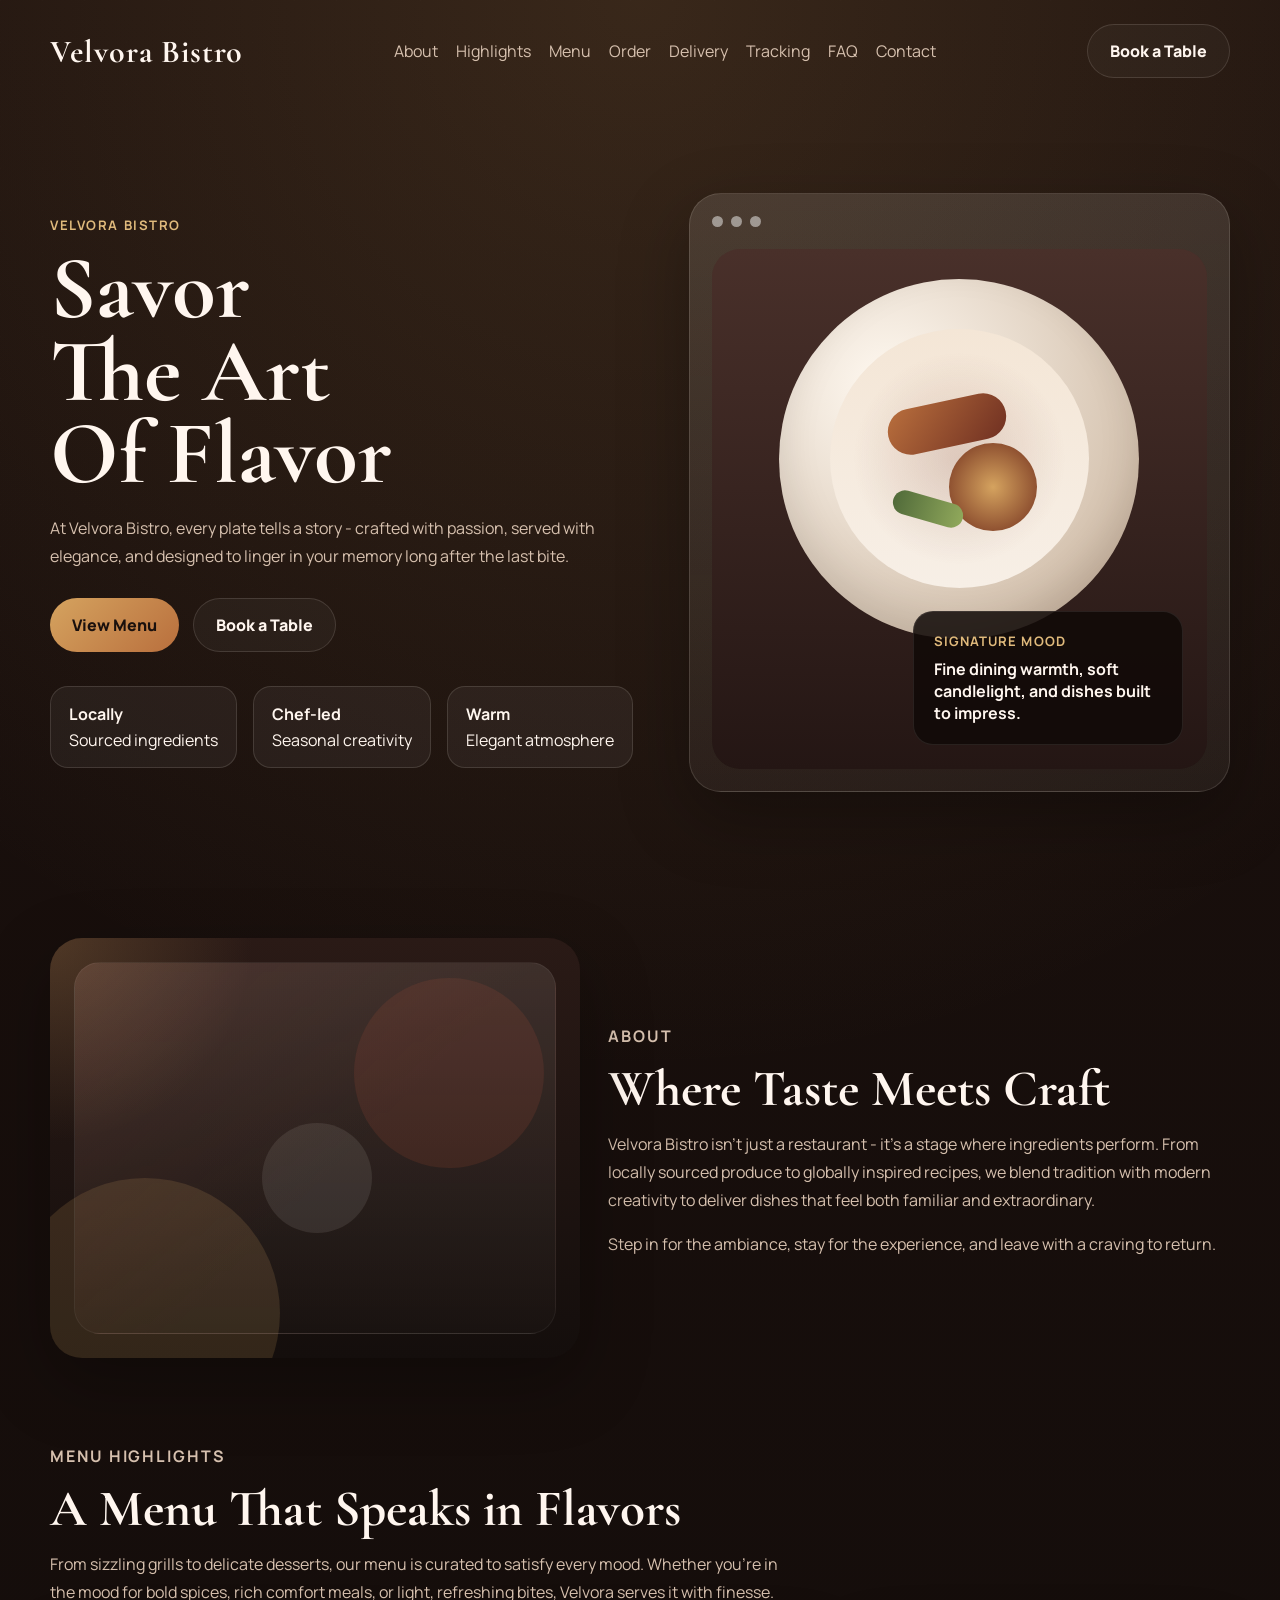
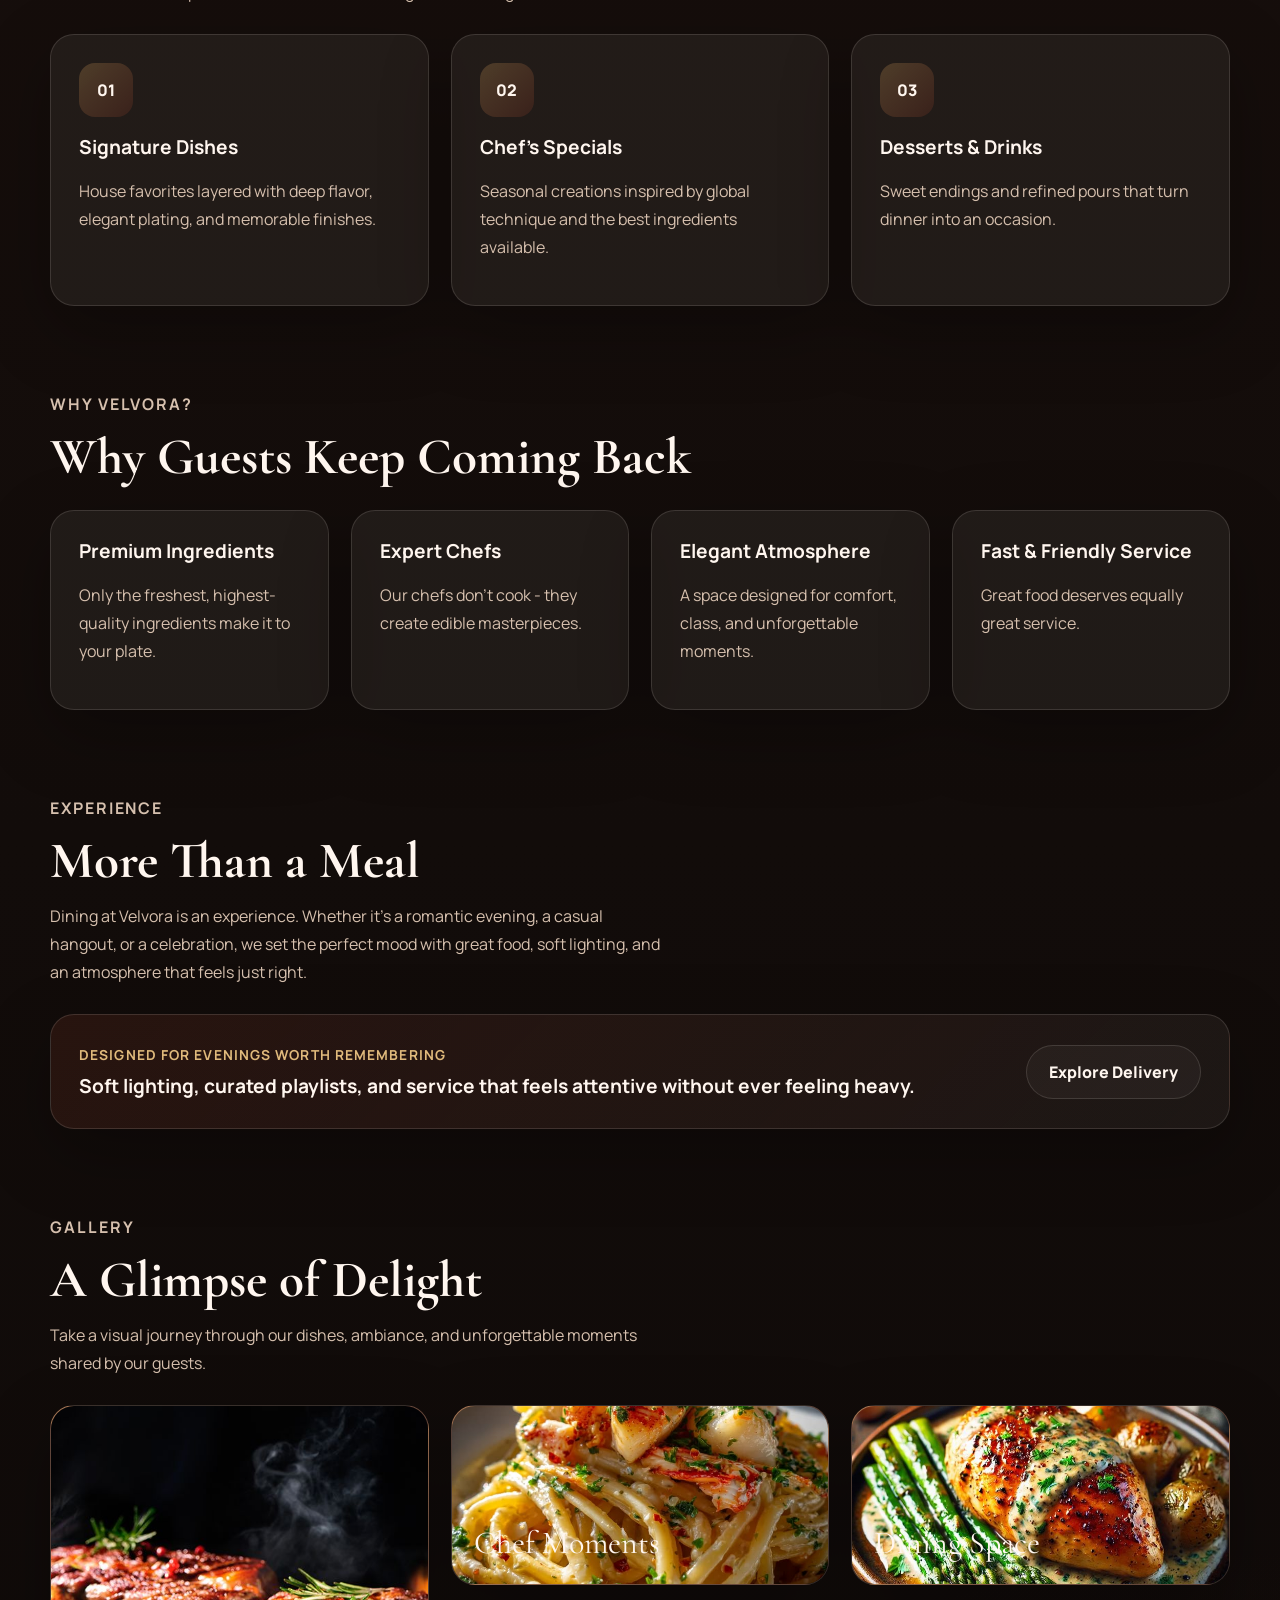
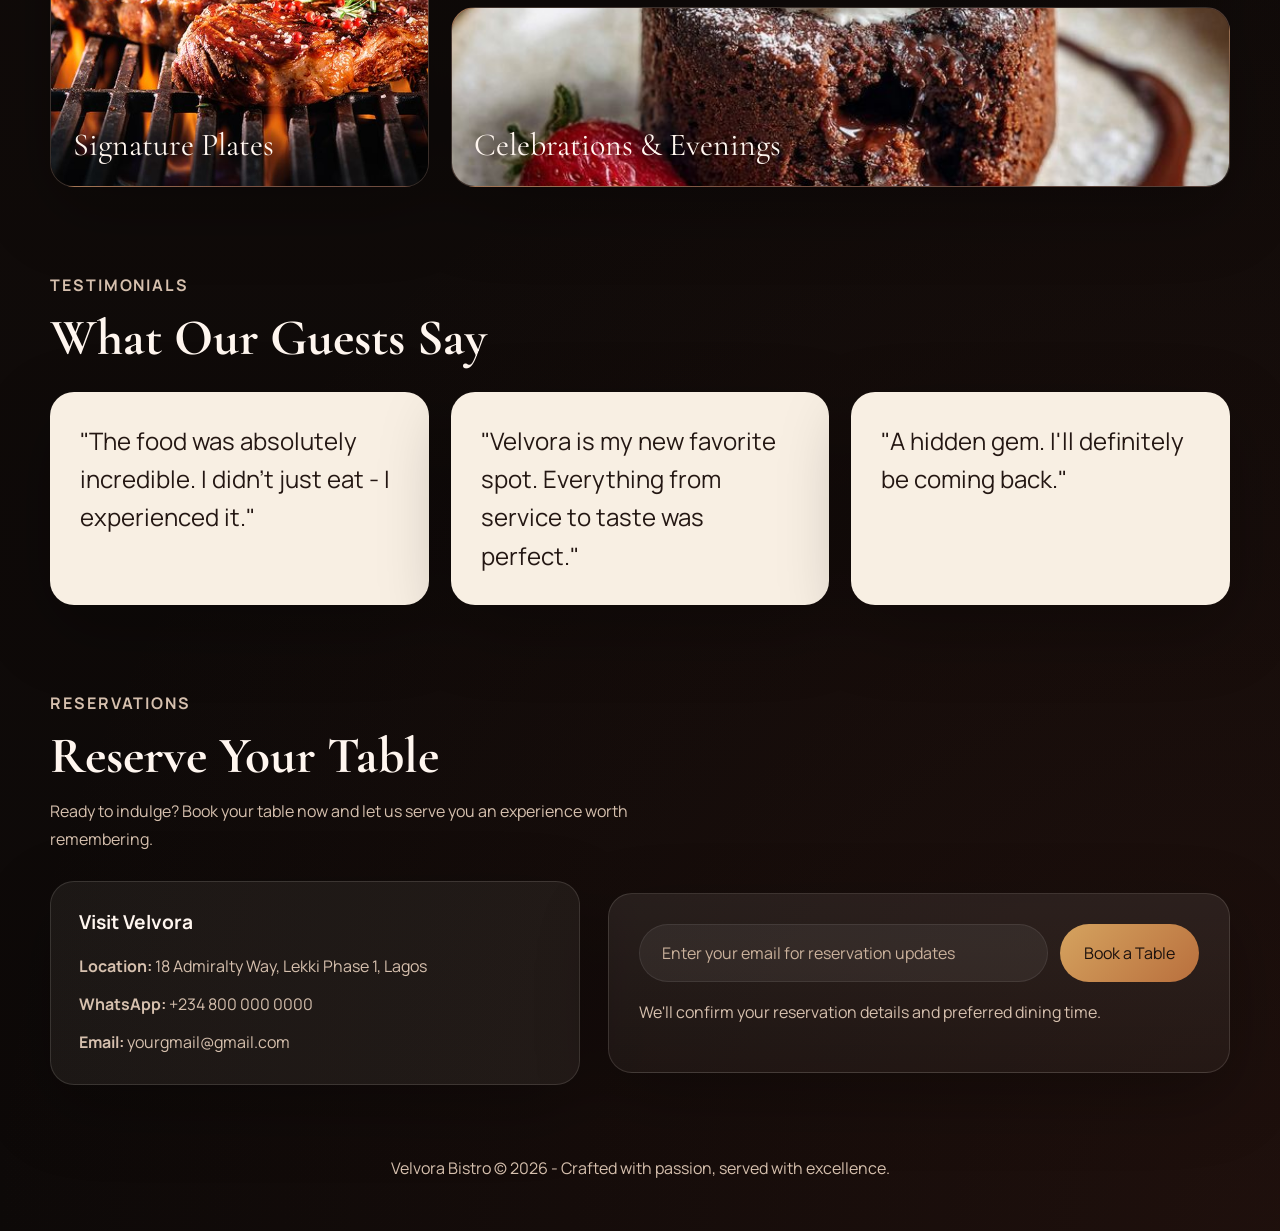
<file: index.html>
<!DOCTYPE html>
<html lang="en">
<head>
  <meta charset="UTF-8">
  <meta name="viewport" content="width=device-width, initial-scale=1.0">
  <title>Velvora Bistro | Savor The Art Of Flavor</title>
  <link rel="preconnect" href="https://fonts.googleapis.com">
  <link rel="preconnect" href="https://fonts.gstatic.com" crossorigin>
  <link href="https://fonts.googleapis.com/css2?family=Cormorant+Garamond:wght@500;600;700&family=Manrope:wght@400;500;600;700;800&display=swap" rel="stylesheet">
  <link rel="stylesheet" href="style.css">
</head>
<body>
  <div class="page-shell">
    <header class="site-header" id="top">
      <nav class="topbar">
        <a class="brand" href="index.html">Velvora Bistro</a>
        <div class="nav-cluster">
          <div class="nav-links">
            <a href="#about">About</a>
            <a href="#highlights">Highlights</a>
            <a href="menu.html">Menu</a>
            <a href="order.html">Order</a>
            <a href="delivery.html">Delivery</a>
            <a href="tracking.html">Tracking</a>
            <a href="faq.html">FAQ</a>
            <a href="#contact">Contact</a>
          </div>
          <button class="menu-toggle" type="button" aria-label="Open navigation" aria-expanded="false">
            <span></span>
            <span></span>
            <span></span>
          </button>
        </div>
        <a class="nav-cta" href="#contact">Book a Table</a>
      </nav>
      <div class="nav-overlay"></div>

      <section class="hero hero-restaurant">
        <div class="hero-copy">
          <p class="eyebrow">Velvora Bistro</p>
          <h1>Savor The Art Of Flavor</h1>
          <p class="hero-text">
            At Velvora Bistro, every plate tells a story - crafted with passion, served with
            elegance, and designed to linger in your memory long after the last bite.
          </p>
          <div class="hero-actions">
            <a class="button button-primary" href="menu.html">View Menu</a>
            <a class="button button-secondary" href="#contact">Book a Table</a>
          </div>
          <ul class="hero-stats" aria-label="Guest highlights">
            <li><strong>Locally</strong><span>Sourced ingredients</span></li>
            <li><strong>Chef-led</strong><span>Seasonal creativity</span></li>
            <li><strong>Warm</strong><span>Elegant atmosphere</span></li>
          </ul>
        </div>

        <div class="hero-visual" aria-label="Featured dining experience">
          <div class="visual-card restaurant-visual">
            <div class="visual-window">
              <span class="visual-dot"></span>
              <span class="visual-dot"></span>
              <span class="visual-dot"></span>
            </div>
            <div class="visual-body restaurant-stage">
              <div class="plate-card">
                <div class="plate-rim">
                  <div class="plate-core">
                    <span class="garnish garnish-one"></span>
                    <span class="garnish garnish-two"></span>
                    <span class="garnish garnish-three"></span>
                  </div>
                </div>
              </div>
              <div class="floating-note">
                <p>Signature Mood</p>
                <strong>Fine dining warmth, soft candlelight, and dishes built to impress.</strong>
              </div>
            </div>
          </div>
        </div>
      </section>
    </header>

    <main>
      <section class="section story" id="about">
        <div class="story-visual">
          <div class="story-frame ambience-frame">
            <div class="story-shape story-shape-one"></div>
            <div class="story-shape story-shape-two"></div>
            <div class="story-shape story-shape-three"></div>
          </div>
        </div>
        <div class="story-copy">
          <p class="eyebrow">About</p>
          <h2>Where Taste Meets Craft</h2>
          <p>
            Velvora Bistro isn't just a restaurant - it's a stage where ingredients perform.
            From locally sourced produce to globally inspired recipes, we blend tradition with
            modern creativity to deliver dishes that feel both familiar and extraordinary.
          </p>
          <p>
            Step in for the ambiance, stay for the experience, and leave with a craving to return.
          </p>
        </div>
      </section>

      <section class="section menu-highlight" id="highlights">
        <div class="section-heading">
          <p class="eyebrow">Menu Highlights</p>
          <h2>A Menu That Speaks in Flavors</h2>
          <p>
            From sizzling grills to delicate desserts, our menu is curated to satisfy every mood.
            Whether you're in the mood for bold spices, rich comfort meals, or light, refreshing
            bites, Velvora serves it with finesse.
          </p>
        </div>
        <div class="benefit-grid">
          <article class="benefit-card">
            <span class="card-icon">01</span>
            <h3>Signature Dishes</h3>
            <p>House favorites layered with deep flavor, elegant plating, and memorable finishes.</p>
          </article>
          <article class="benefit-card">
            <span class="card-icon">02</span>
            <h3>Chef's Specials</h3>
            <p>Seasonal creations inspired by global technique and the best ingredients available.</p>
          </article>
          <article class="benefit-card">
            <span class="card-icon">03</span>
            <h3>Desserts & Drinks</h3>
            <p>Sweet endings and refined pours that turn dinner into an occasion.</p>
          </article>
        </div>
      </section>

      <section class="section why-us" id="why-us">
        <div class="section-heading">
          <p class="eyebrow">Why Velvora?</p>
          <h2>Why Guests Keep Coming Back</h2>
        </div>
        <div class="feature-grid">
          <article class="feature-card">
            <h3>Premium Ingredients</h3>
            <p>Only the freshest, highest-quality ingredients make it to your plate.</p>
          </article>
          <article class="feature-card">
            <h3>Expert Chefs</h3>
            <p>Our chefs don't cook - they create edible masterpieces.</p>
          </article>
          <article class="feature-card">
            <h3>Elegant Atmosphere</h3>
            <p>A space designed for comfort, class, and unforgettable moments.</p>
          </article>
          <article class="feature-card">
            <h3>Fast & Friendly Service</h3>
            <p>Great food deserves equally great service.</p>
          </article>
        </div>
      </section>

      <section class="section experience-section" id="experience">
        <div class="section-heading narrow">
          <p class="eyebrow">Experience</p>
          <h2>More Than a Meal</h2>
          <p>
            Dining at Velvora is an experience. Whether it's a romantic evening, a casual
            hangout, or a celebration, we set the perfect mood with great food, soft lighting,
            and an atmosphere that feels just right.
          </p>
        </div>
        <div class="experience-panel">
          <div>
            <span class="experience-kicker">Designed for evenings worth remembering</span>
            <h3>Soft lighting, curated playlists, and service that feels attentive without ever feeling heavy.</h3>
          </div>
          <a class="button button-secondary" href="delivery.html">Explore Delivery</a>
        </div>
      </section>

      <section class="section gallery-section" id="gallery">
        <div class="section-heading narrow">
          <p class="eyebrow">Gallery</p>
          <h2>A Glimpse of Delight</h2>
          <p>
            Take a visual journey through our dishes, ambiance, and unforgettable moments shared
            by our guests.
          </p>
        </div>
        <div class="gallery-grid">
          <article class="gallery-card gallery-tall">
            <img src="images/Velvora Flame Steak.jpg" alt="Velvora Flame Steak plating">
            <span>Signature Plates</span>
          </article>
          <article class="gallery-card">
            <img src="images/saffron lobster linguine.jpg" alt="Saffron Lobster Linguine">
            <span>Chef Moments</span>
          </article>
          <article class="gallery-card">
            <img src="images/velvet herb chicken.jpg" alt="Velvet Herb Chicken">
            <span>Dining Space</span>
          </article>
          <article class="gallery-card gallery-wide">
            <img src="images/molten cocoa crown.jpg" alt="Molten Cocoa Crown dessert">
            <span>Celebrations & Evenings</span>
          </article>
        </div>
      </section>

      <section class="section proof" id="testimonials">
        <div class="section-heading narrow">
          <p class="eyebrow">Testimonials</p>
          <h2>What Our Guests Say</h2>
        </div>
        <div class="testimonial-grid">
          <article class="testimonial-card">
            <p class="quote">"The food was absolutely incredible. I didn't just eat - I experienced it."</p>
          </article>
          <article class="testimonial-card">
            <p class="quote">"Velvora is my new favorite spot. Everything from service to taste was perfect."</p>
          </article>
          <article class="testimonial-card">
            <p class="quote">"A hidden gem. I'll definitely be coming back."</p>
          </article>
        </div>
      </section>

      <section class="section contact-section" id="contact">
        <div class="section-heading narrow">
          <p class="eyebrow">Reservations</p>
          <h2>Reserve Your Table</h2>
          <p>
            Ready to indulge? Book your table now and let us serve you an experience worth remembering.
          </p>
        </div>
        <div class="contact-layout">
          <div class="contact-card">
            <h3>Visit Velvora</h3>
            <ul class="contact-list">
              <li><strong>Location:</strong> 18 Admiralty Way, Lekki Phase 1, Lagos</li>
              <li><strong>WhatsApp:</strong> +234 800 000 0000</li>
              <li><strong>Email:</strong> yourgmail@gmail.com</li>
            </ul>
          </div>
          <div class="cta-panel">
            <form class="cta-form">
              <label class="sr-only" for="reservation-email">Email address</label>
              <input id="reservation-email" name="email" type="email" placeholder="Enter your email for reservation updates">
              <button type="submit">Book a Table</button>
            </form>
            <p class="cta-note">We'll confirm your reservation details and preferred dining time.</p>
          </div>
        </div>
      </section>
    </main>

    <footer class="site-footer">
      <p>Velvora Bistro &copy; 2026 - Crafted with passion, served with excellence.</p>
    </footer>
  </div>

  <script src="script.js"></script>
</body>
</html>
</file>
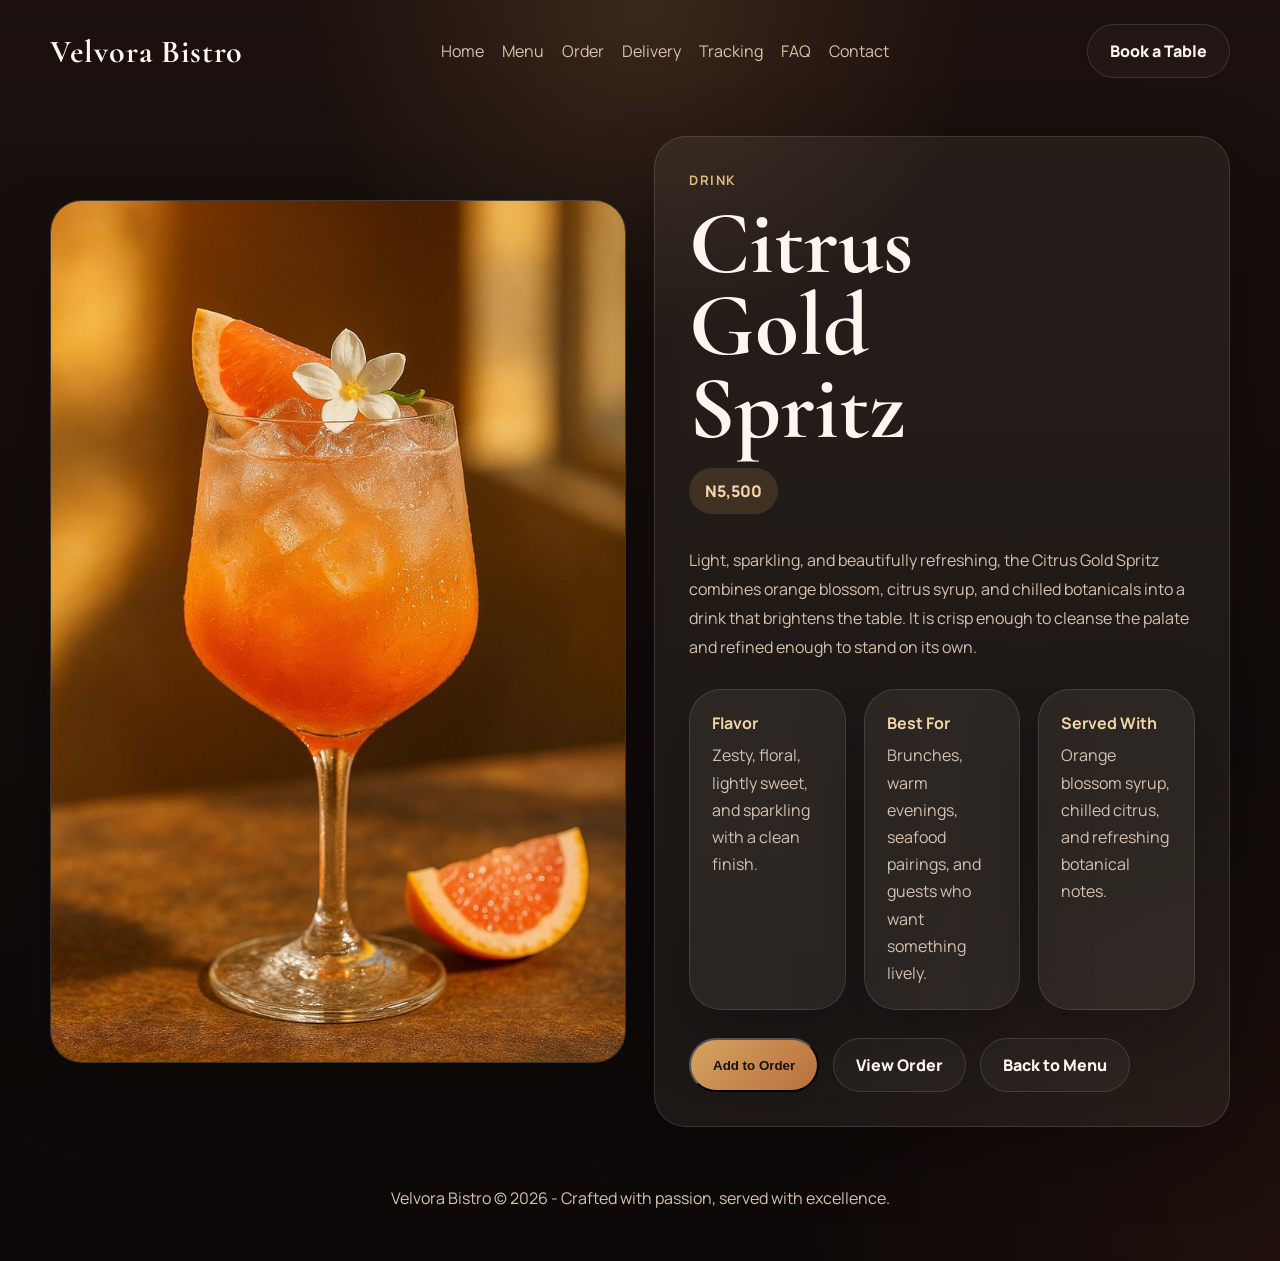
<file: citrus-gold-spritz.html>
<!DOCTYPE html>
<html lang="en">
<head>
  <meta charset="UTF-8">
  <meta name="viewport" content="width=device-width, initial-scale=1.0">
  <title>Velvora Bistro | Citrus Gold Spritz</title>
  <link rel="preconnect" href="https://fonts.googleapis.com">
  <link rel="preconnect" href="https://fonts.gstatic.com" crossorigin>
  <link href="https://fonts.googleapis.com/css2?family=Cormorant+Garamond:wght@500;600;700&family=Manrope:wght@400;500;600;700;800&display=swap" rel="stylesheet">
  <link rel="stylesheet" href="style.css">
</head>
<body>
  <div class="page-shell">
    <header class="site-header">
      <nav class="topbar">
        <a class="brand" href="index.html">Velvora Bistro</a>
        <div class="nav-cluster">
          <div class="nav-links">
            <a href="index.html">Home</a>
            <a href="menu.html">Menu</a>
            <a href="order.html">Order</a>
            <a href="delivery.html">Delivery</a>
            <a href="tracking.html">Tracking</a>
            <a href="faq.html">FAQ</a>
            <a href="index.html#contact">Contact</a>
          </div>
          <button class="menu-toggle" type="button" aria-label="Open navigation" aria-expanded="false">
            <span></span>
            <span></span>
            <span></span>
          </button>
        </div>
        <a class="nav-cta" href="index.html#contact">Book a Table</a>
      </nav>
      <div class="nav-overlay"></div>
    </header>

    <main>
      <section class="dish-hero">
        <div class="dish-image-card">
          <img src="images/citrus gold spritz.jpg" alt="Citrus Gold Spritz">
        </div>

        <div class="dish-copy-card">
          <p class="eyebrow">Drink</p>
          <h1>Citrus Gold Spritz</h1>
          <span class="dish-price">N5,500</span>
          <p class="dish-description">
            Light, sparkling, and beautifully refreshing, the Citrus Gold Spritz combines orange
            blossom, citrus syrup, and chilled botanicals into a drink that brightens the table.
            It is crisp enough to cleanse the palate and refined enough to stand on its own.
          </p>

          <div class="dish-meta">
            <article class="dish-info-card">
              <strong>Flavor</strong>
              <p>Zesty, floral, lightly sweet, and sparkling with a clean finish.</p>
            </article>
            <article class="dish-info-card">
              <strong>Best For</strong>
              <p>Brunches, warm evenings, seafood pairings, and guests who want something lively.</p>
            </article>
            <article class="dish-info-card">
              <strong>Served With</strong>
              <p>Orange blossom syrup, chilled citrus, and refreshing botanical notes.</p>
            </article>
          </div>

          <div class="dish-actions">
            <button class="button button-primary" type="button" data-add-to-order data-default-label="Add to Order" data-name="Citrus Gold Spritz" data-price="5500" data-image="images/citrus gold spritz.jpg" data-description="A sparkling house drink with orange blossom, citrus syrup, and chilled botanicals.">Add to Order</button>
            <a class="button button-secondary" href="order.html">View Order</a>
            <a class="button button-secondary" href="menu.html">Back to Menu</a>
          </div>
        </div>
      </section>
    </main>

    <footer class="site-footer">
      <p>Velvora Bistro &copy; 2026 - Crafted with passion, served with excellence.</p>
    </footer>
  </div>
  <script src="script.js"></script>
</body>
</html>
</file>
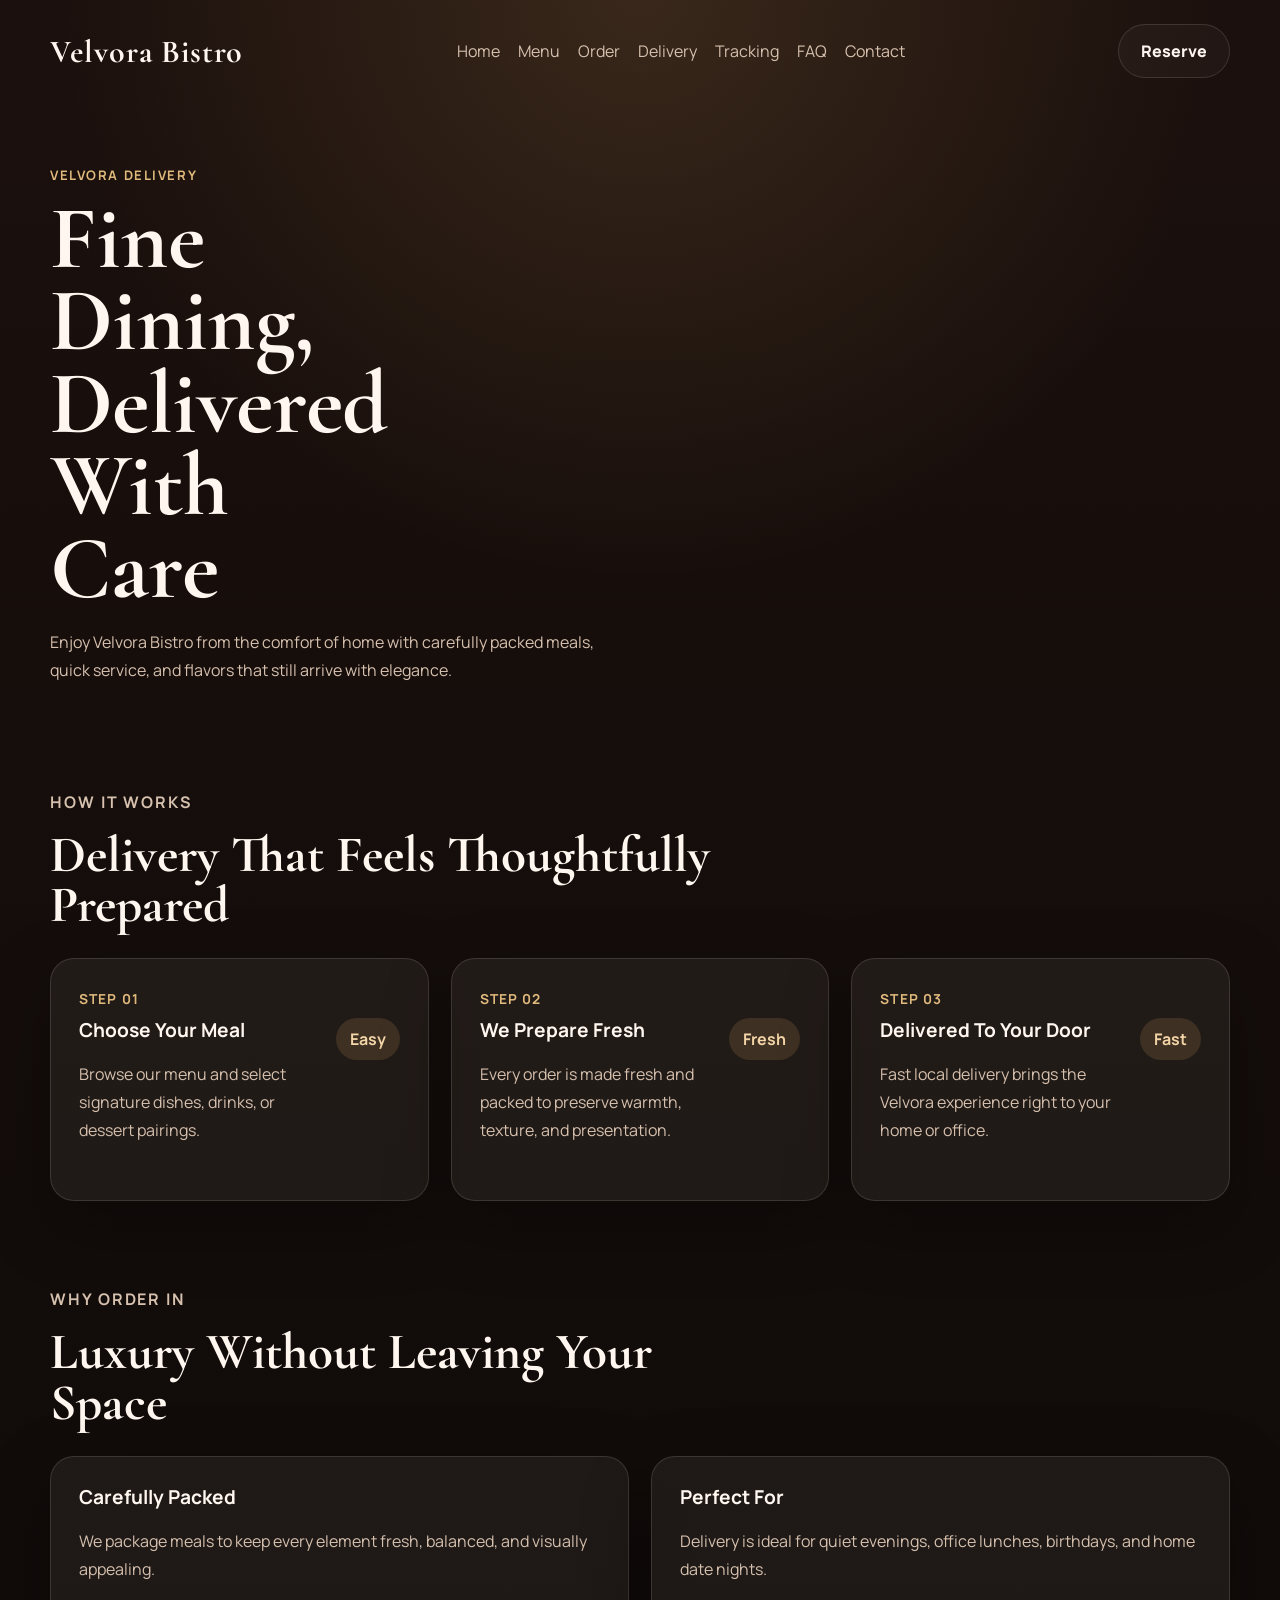
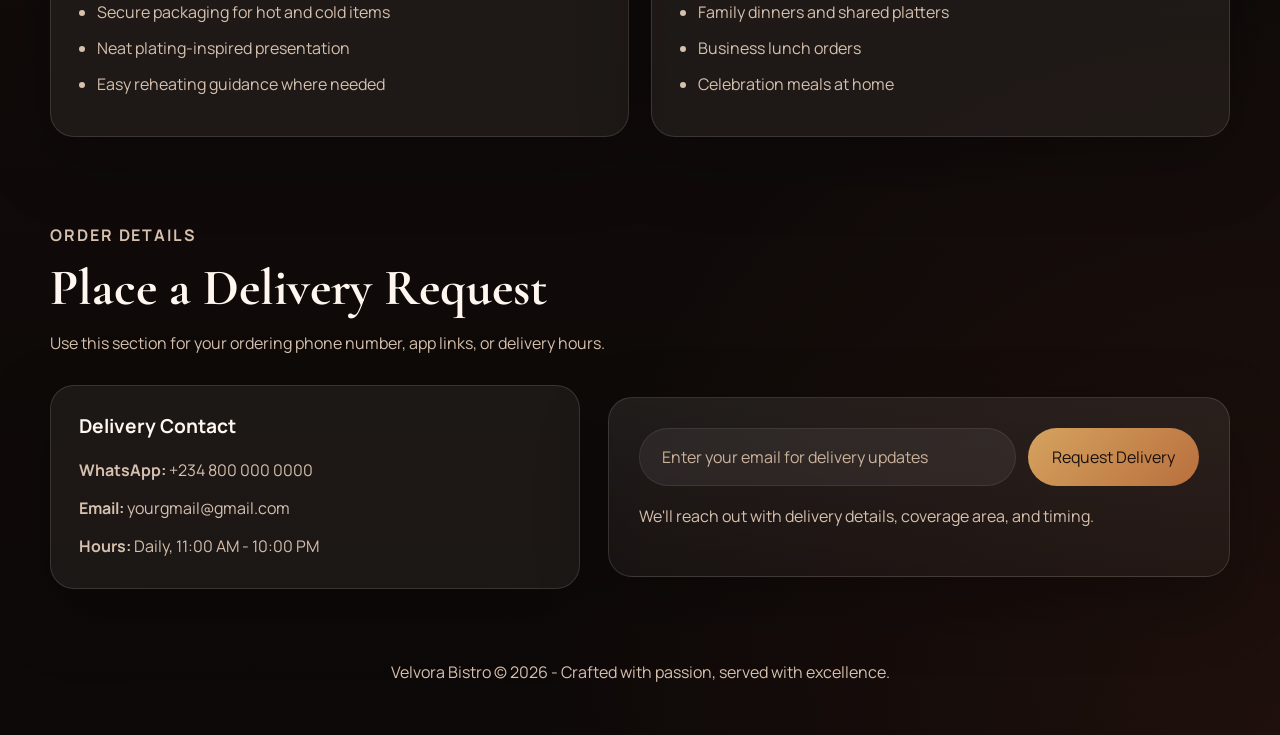
<file: delivery.html>
<!DOCTYPE html>
<html lang="en">
<head>
  <meta charset="UTF-8">
  <meta name="viewport" content="width=device-width, initial-scale=1.0">
  <title>Velvora Bistro | Delivery</title>
  <link rel="preconnect" href="https://fonts.googleapis.com">
  <link rel="preconnect" href="https://fonts.gstatic.com" crossorigin>
  <link href="https://fonts.googleapis.com/css2?family=Cormorant+Garamond:wght@500;600;700&family=Manrope:wght@400;500;600;700;800&display=swap" rel="stylesheet">
  <link rel="stylesheet" href="style.css">
</head>
<body>
  <div class="page-shell">
    <header class="site-header">
      <nav class="topbar">
        <a class="brand" href="index.html">Velvora Bistro</a>
        <div class="nav-cluster">
          <div class="nav-links">
            <a href="index.html">Home</a>
            <a href="menu.html">Menu</a>
            <a href="order.html">Order</a>
            <a href="delivery.html">Delivery</a>
            <a href="tracking.html">Tracking</a>
            <a href="faq.html">FAQ</a>
            <a href="index.html#contact">Contact</a>
          </div>
          <button class="menu-toggle" type="button" aria-label="Open navigation" aria-expanded="false">
            <span></span>
            <span></span>
            <span></span>
          </button>
        </div>
        <a class="nav-cta" href="index.html#contact">Reserve</a>
      </nav>
      <div class="nav-overlay"></div>

      <section class="page-hero">
        <div class="page-intro">
          <p class="eyebrow">Velvora Delivery</p>
          <h1>Fine Dining, Delivered With Care</h1>
          <p class="hero-text">
            Enjoy Velvora Bistro from the comfort of home with carefully packed meals, quick service,
            and flavors that still arrive with elegance.
          </p>
        </div>
      </section>
    </header>

    <main>
      <section class="section">
        <div class="section-heading">
          <p class="eyebrow">How It Works</p>
          <h2>Delivery That Feels Thoughtfully Prepared</h2>
        </div>

        <div class="delivery-grid">
          <article class="delivery-card">
            <span class="delivery-tag">Step 01</span>
            <div class="delivery-card-header">
              <div>
                <h3>Choose Your Meal</h3>
                <p>Browse our menu and select signature dishes, drinks, or dessert pairings.</p>
              </div>
              <span class="delivery-pill">Easy</span>
            </div>
          </article>

          <article class="delivery-card">
            <span class="delivery-tag">Step 02</span>
            <div class="delivery-card-header">
              <div>
                <h3>We Prepare Fresh</h3>
                <p>Every order is made fresh and packed to preserve warmth, texture, and presentation.</p>
              </div>
              <span class="delivery-pill">Fresh</span>
            </div>
          </article>

          <article class="delivery-card">
            <span class="delivery-tag">Step 03</span>
            <div class="delivery-card-header">
              <div>
                <h3>Delivered To Your Door</h3>
                <p>Fast local delivery brings the Velvora experience right to your home or office.</p>
              </div>
              <span class="delivery-pill">Fast</span>
            </div>
          </article>
        </div>
      </section>

      <section class="section">
        <div class="section-heading narrow">
          <p class="eyebrow">Why Order In</p>
          <h2>Luxury Without Leaving Your Space</h2>
        </div>

        <div class="menu-grid">
          <article class="delivery-card">
            <h3>Carefully Packed</h3>
            <p>We package meals to keep every element fresh, balanced, and visually appealing.</p>
            <ul class="delivery-list">
              <li>Secure packaging for hot and cold items</li>
              <li>Neat plating-inspired presentation</li>
              <li>Easy reheating guidance where needed</li>
            </ul>
          </article>

          <article class="delivery-card">
            <h3>Perfect For</h3>
            <p>Delivery is ideal for quiet evenings, office lunches, birthdays, and home date nights.</p>
            <ul class="delivery-list">
              <li>Family dinners and shared platters</li>
              <li>Business lunch orders</li>
              <li>Celebration meals at home</li>
            </ul>
          </article>
        </div>
      </section>

      <section class="section contact-section">
        <div class="section-heading narrow">
          <p class="eyebrow">Order Details</p>
          <h2>Place a Delivery Request</h2>
          <p>Use this section for your ordering phone number, app links, or delivery hours.</p>
        </div>

        <div class="contact-layout">
          <div class="contact-card">
            <h3>Delivery Contact</h3>
            <ul class="contact-list">
              <li><strong>WhatsApp:</strong> +234 800 000 0000</li>
              <li><strong>Email:</strong> yourgmail@gmail.com</li>
              <li><strong>Hours:</strong> Daily, 11:00 AM - 10:00 PM</li>
            </ul>
          </div>

          <div class="cta-panel">
            <form class="cta-form">
              <label class="sr-only" for="delivery-email">Email address</label>
              <input id="delivery-email" name="email" type="email" placeholder="Enter your email for delivery updates">
              <button type="submit">Request Delivery</button>
            </form>
            <p class="cta-note">We'll reach out with delivery details, coverage area, and timing.</p>
          </div>
        </div>
      </section>
    </main>

    <footer class="site-footer">
      <p>Velvora Bistro &copy; 2026 - Crafted with passion, served with excellence.</p>
    </footer>
  </div>

  <script src="script.js"></script>
</body>
</html>
</file>
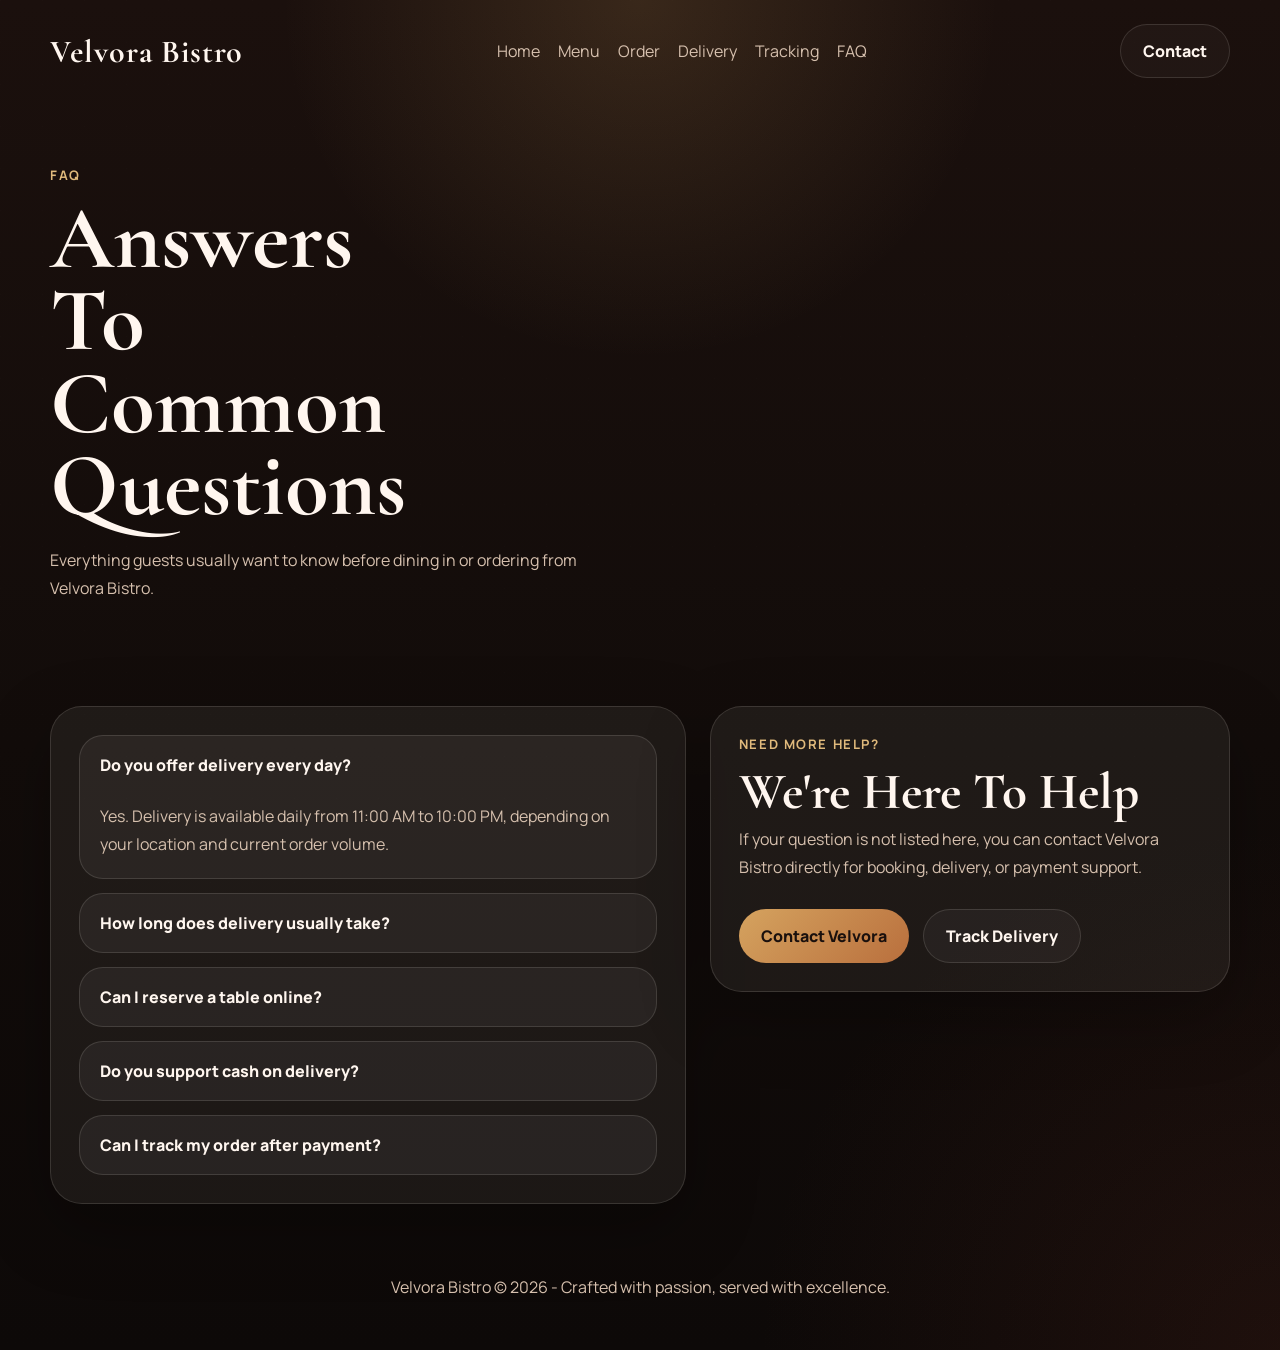
<file: faq.html>
<!DOCTYPE html>
<html lang="en">
<head>
  <meta charset="UTF-8">
  <meta name="viewport" content="width=device-width, initial-scale=1.0">
  <title>Velvora Bistro | FAQ</title>
  <link rel="preconnect" href="https://fonts.googleapis.com">
  <link rel="preconnect" href="https://fonts.gstatic.com" crossorigin>
  <link href="https://fonts.googleapis.com/css2?family=Cormorant+Garamond:wght@500;600;700&family=Manrope:wght@400;500;600;700;800&display=swap" rel="stylesheet">
  <link rel="stylesheet" href="style.css">
</head>
<body>
  <div class="page-shell">
    <header class="site-header">
      <nav class="topbar">
        <a class="brand" href="index.html">Velvora Bistro</a>
        <div class="nav-cluster">
          <div class="nav-links">
            <a href="index.html">Home</a>
            <a href="menu.html">Menu</a>
            <a href="order.html">Order</a>
            <a href="delivery.html">Delivery</a>
            <a href="tracking.html">Tracking</a>
            <a href="faq.html">FAQ</a>
          </div>
          <button class="menu-toggle" type="button" aria-label="Open navigation" aria-expanded="false">
            <span></span>
            <span></span>
            <span></span>
          </button>
        </div>
        <a class="nav-cta" href="index.html#contact">Contact</a>
      </nav>
      <div class="nav-overlay"></div>

      <section class="page-hero">
        <div class="page-intro">
          <p class="eyebrow">FAQ</p>
          <h1>Answers To Common Questions</h1>
          <p class="hero-text">Everything guests usually want to know before dining in or ordering from Velvora Bistro.</p>
        </div>
      </section>
    </header>

    <main>
      <section class="section faq-layout">
        <div class="faq-card">
          <div class="faq-list">
            <article class="faq-item is-open">
              <button class="faq-question" type="button">Do you offer delivery every day?</button>
              <div class="faq-answer">Yes. Delivery is available daily from 11:00 AM to 10:00 PM, depending on your location and current order volume.</div>
            </article>
            <article class="faq-item">
              <button class="faq-question" type="button">How long does delivery usually take?</button>
              <div class="faq-answer">Most local deliveries arrive within 35 to 45 minutes, though traffic and weather can slightly affect timing.</div>
            </article>
            <article class="faq-item">
              <button class="faq-question" type="button">Can I reserve a table online?</button>
              <div class="faq-answer">Yes. You can use the reservation section on the homepage to request a table and receive confirmation updates.</div>
            </article>
            <article class="faq-item">
              <button class="faq-question" type="button">Do you support cash on delivery?</button>
              <div class="faq-answer">Yes. Cash on delivery is available for selected nearby areas and can be confirmed on the payment page before checkout.</div>
            </article>
            <article class="faq-item">
              <button class="faq-question" type="button">Can I track my order after payment?</button>
              <div class="faq-answer">Yes. Use the tracking page to follow your order from confirmation through preparation and final delivery.</div>
            </article>
          </div>
        </div>

        <aside class="faq-card">
          <p class="eyebrow">Need More Help?</p>
          <h2>We're Here To Help</h2>
          <p class="faq-intro">
            If your question is not listed here, you can contact Velvora Bistro directly for booking,
            delivery, or payment support.
          </p>
          <div class="dish-actions">
            <a class="button button-primary" href="index.html#contact">Contact Velvora</a>
            <a class="button button-secondary" href="tracking.html">Track Delivery</a>
          </div>
        </aside>
      </section>
    </main>

    <footer class="site-footer">
      <p>Velvora Bistro &copy; 2026 - Crafted with passion, served with excellence.</p>
    </footer>
  </div>

  <script src="script.js"></script>
</body>
</html>
</file>
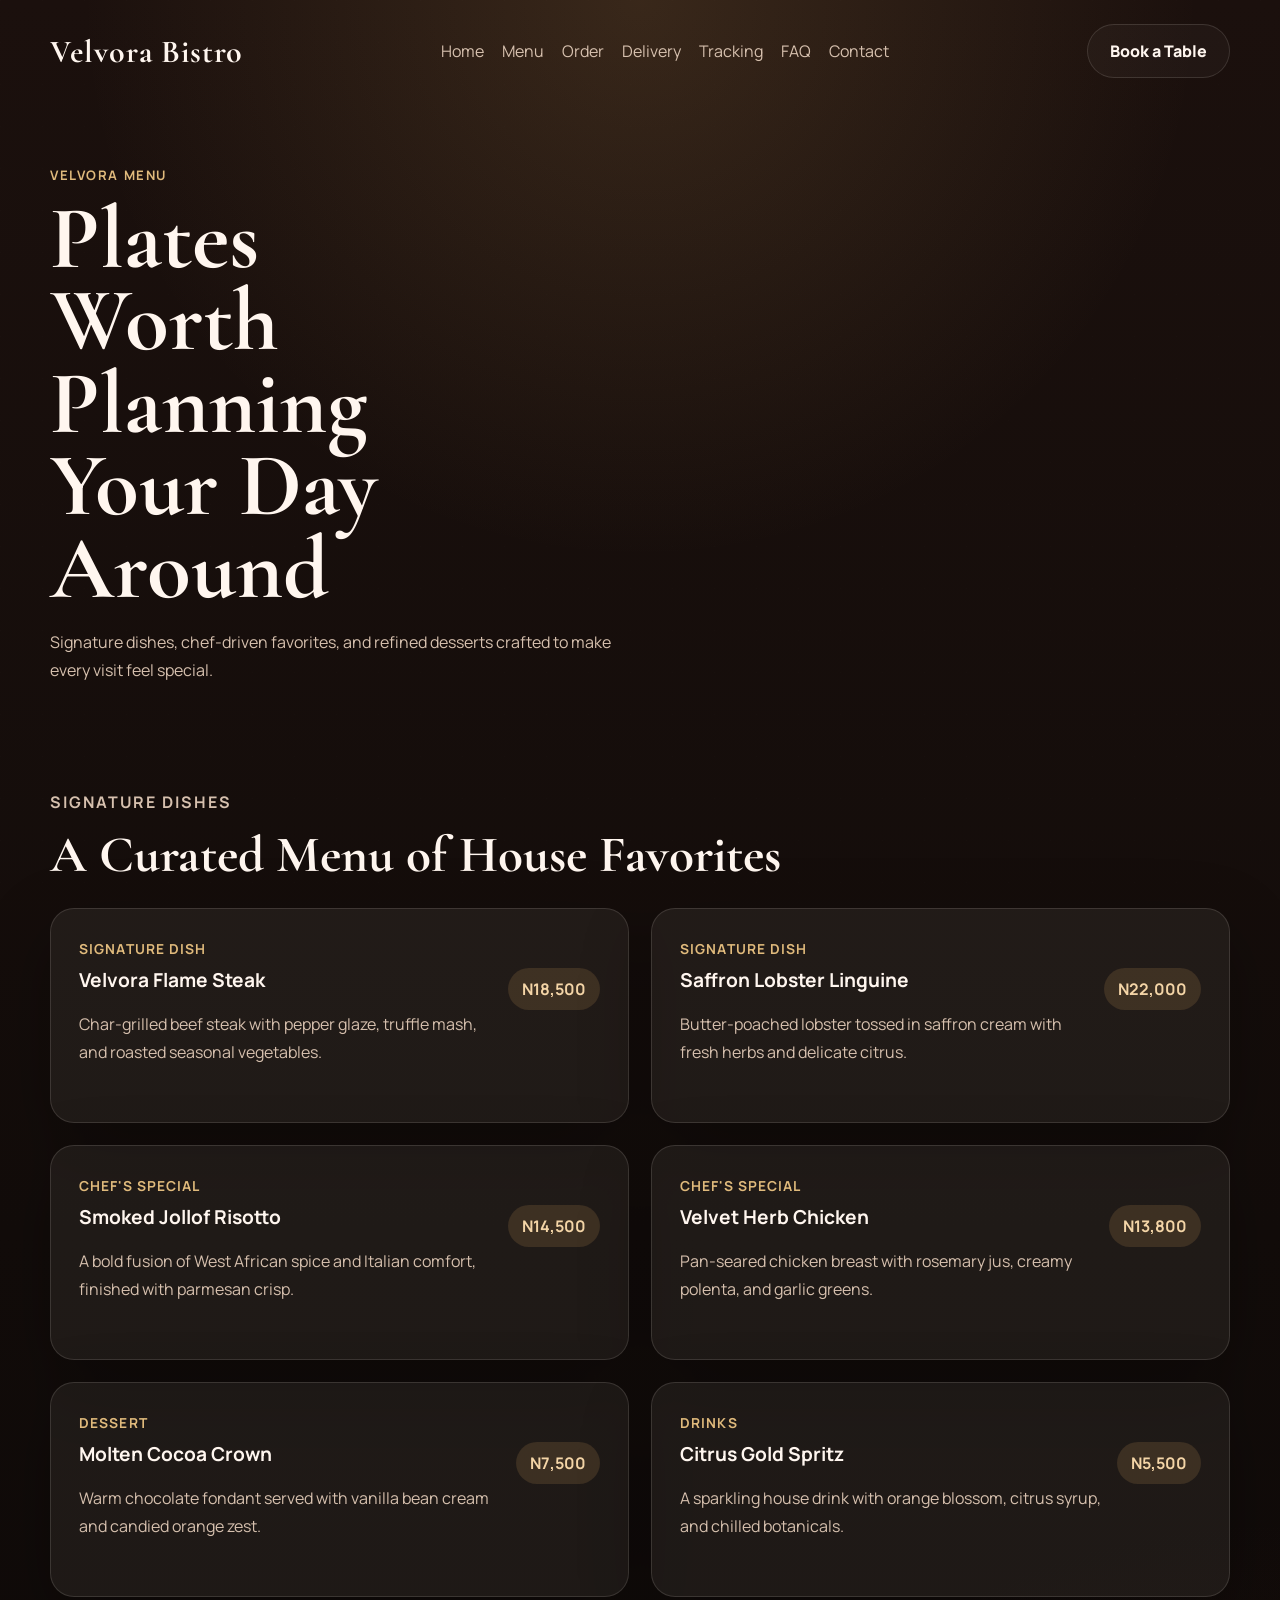
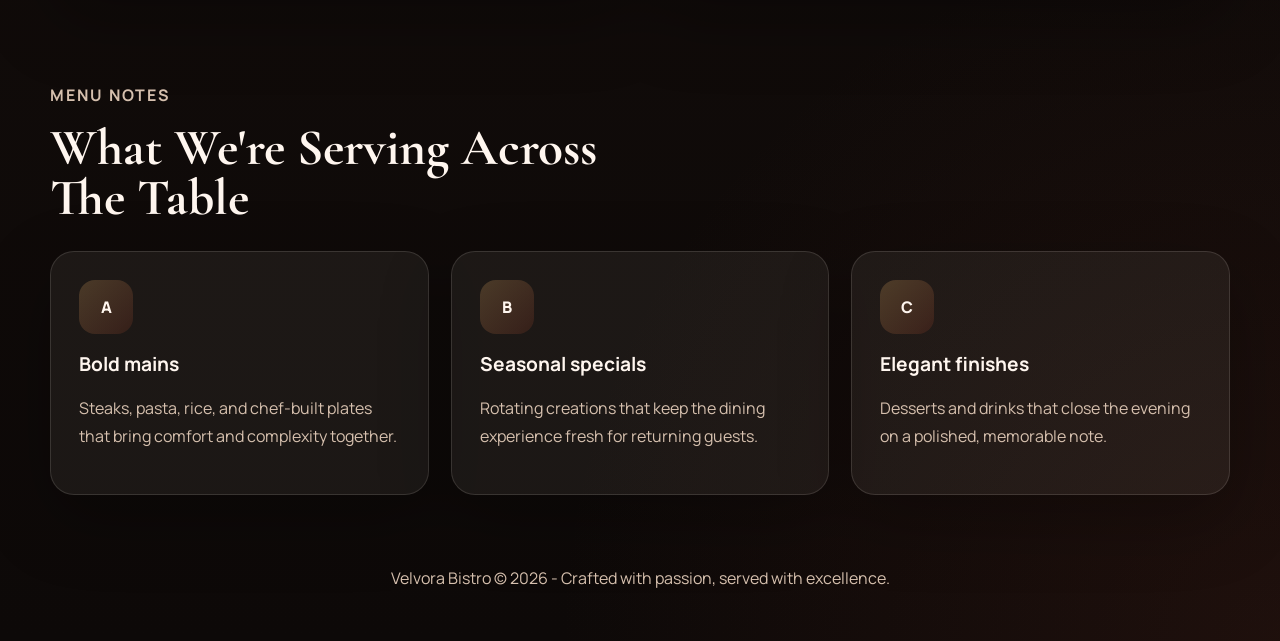
<file: menu.html>
<!DOCTYPE html>
<html lang="en">
<head>
  <meta charset="UTF-8">
  <meta name="viewport" content="width=device-width, initial-scale=1.0">
  <title>Velvora Bistro | Menu</title>
  <link rel="preconnect" href="https://fonts.googleapis.com">
  <link rel="preconnect" href="https://fonts.gstatic.com" crossorigin>
  <link href="https://fonts.googleapis.com/css2?family=Cormorant+Garamond:wght@500;600;700&family=Manrope:wght@400;500;600;700;800&display=swap" rel="stylesheet">
  <link rel="stylesheet" href="style.css">
</head>
<body>
  <div class="page-shell">
    <header class="site-header">
      <nav class="topbar">
        <a class="brand" href="index.html">Velvora Bistro</a>
        <div class="nav-cluster">
          <div class="nav-links">
            <a href="index.html">Home</a>
            <a href="menu.html">Menu</a>
            <a href="order.html">Order</a>
            <a href="delivery.html">Delivery</a>
            <a href="tracking.html">Tracking</a>
            <a href="faq.html">FAQ</a>
            <a href="index.html#contact">Contact</a>
          </div>
          <button class="menu-toggle" type="button" aria-label="Open navigation" aria-expanded="false">
            <span></span>
            <span></span>
            <span></span>
          </button>
        </div>
        <a class="nav-cta" href="index.html#contact">Book a Table</a>
      </nav>
      <div class="nav-overlay"></div>

      <section class="page-hero">
        <div class="page-intro">
          <p class="eyebrow">Velvora Menu</p>
          <h1>Plates Worth Planning Your Day Around</h1>
          <p class="hero-text">
            Signature dishes, chef-driven favorites, and refined desserts crafted to make every visit feel special.
          </p>
        </div>
      </section>
    </header>

    <main>
      <section class="section">
        <div class="section-heading">
          <p class="eyebrow">Signature Dishes</p>
          <h2>A Curated Menu of House Favorites</h2>
        </div>

        <div class="menu-grid">
          <a class="menu-link" href="velvora-flame-steak.html">
          <article class="menu-card">
            <span class="menu-tag">Signature Dish</span>
            <div class="menu-card-header">
              <div>
                <h3>Velvora Flame Steak</h3>
                <p>Char-grilled beef steak with pepper glaze, truffle mash, and roasted seasonal vegetables.</p>
              </div>
              <span class="price-pill">N18,500</span>
            </div>
          </article>
          </a>

          <a class="menu-link" href="saffron-lobster-linguine.html">
          <article class="menu-card">
            <span class="menu-tag">Signature Dish</span>
            <div class="menu-card-header">
              <div>
                <h3>Saffron Lobster Linguine</h3>
                <p>Butter-poached lobster tossed in saffron cream with fresh herbs and delicate citrus.</p>
              </div>
              <span class="price-pill">N22,000</span>
            </div>
          </article>
          </a>

          <a class="menu-link" href="smoked-jollof-risotto.html">
          <article class="menu-card">
            <span class="menu-tag">Chef's Special</span>
            <div class="menu-card-header">
              <div>
                <h3>Smoked Jollof Risotto</h3>
                <p>A bold fusion of West African spice and Italian comfort, finished with parmesan crisp.</p>
              </div>
              <span class="price-pill">N14,500</span>
            </div>
          </article>
          </a>

          <a class="menu-link" href="velvet-herb-chicken.html">
          <article class="menu-card">
            <span class="menu-tag">Chef's Special</span>
            <div class="menu-card-header">
              <div>
                <h3>Velvet Herb Chicken</h3>
                <p>Pan-seared chicken breast with rosemary jus, creamy polenta, and garlic greens.</p>
              </div>
              <span class="price-pill">N13,800</span>
            </div>
          </article>
          </a>

          <a class="menu-link" href="molten-cocoa-crown.html">
          <article class="menu-card">
            <span class="menu-tag">Dessert</span>
            <div class="menu-card-header">
              <div>
                <h3>Molten Cocoa Crown</h3>
                <p>Warm chocolate fondant served with vanilla bean cream and candied orange zest.</p>
              </div>
              <span class="price-pill">N7,500</span>
            </div>
          </article>
          </a>

          <a class="menu-link" href="citrus-gold-spritz.html">
          <article class="menu-card">
            <span class="menu-tag">Drinks</span>
            <div class="menu-card-header">
              <div>
                <h3>Citrus Gold Spritz</h3>
                <p>A sparkling house drink with orange blossom, citrus syrup, and chilled botanicals.</p>
              </div>
              <span class="price-pill">N5,500</span>
            </div>
          </article>
          </a>
        </div>
      </section>

      <section class="section">
        <div class="section-heading narrow">
          <p class="eyebrow">Menu Notes</p>
          <h2>What We're Serving Across The Table</h2>
        </div>

        <div class="benefit-grid">
          <article class="benefit-card">
            <span class="card-icon">A</span>
            <h3>Bold mains</h3>
            <p>Steaks, pasta, rice, and chef-built plates that bring comfort and complexity together.</p>
          </article>
          <article class="benefit-card">
            <span class="card-icon">B</span>
            <h3>Seasonal specials</h3>
            <p>Rotating creations that keep the dining experience fresh for returning guests.</p>
          </article>
          <article class="benefit-card">
            <span class="card-icon">C</span>
            <h3>Elegant finishes</h3>
            <p>Desserts and drinks that close the evening on a polished, memorable note.</p>
          </article>
        </div>
      </section>
    </main>

    <footer class="site-footer">
      <p>Velvora Bistro &copy; 2026 - Crafted with passion, served with excellence.</p>
    </footer>
  </div>
  <script src="script.js"></script>
</body>
</html>
</file>
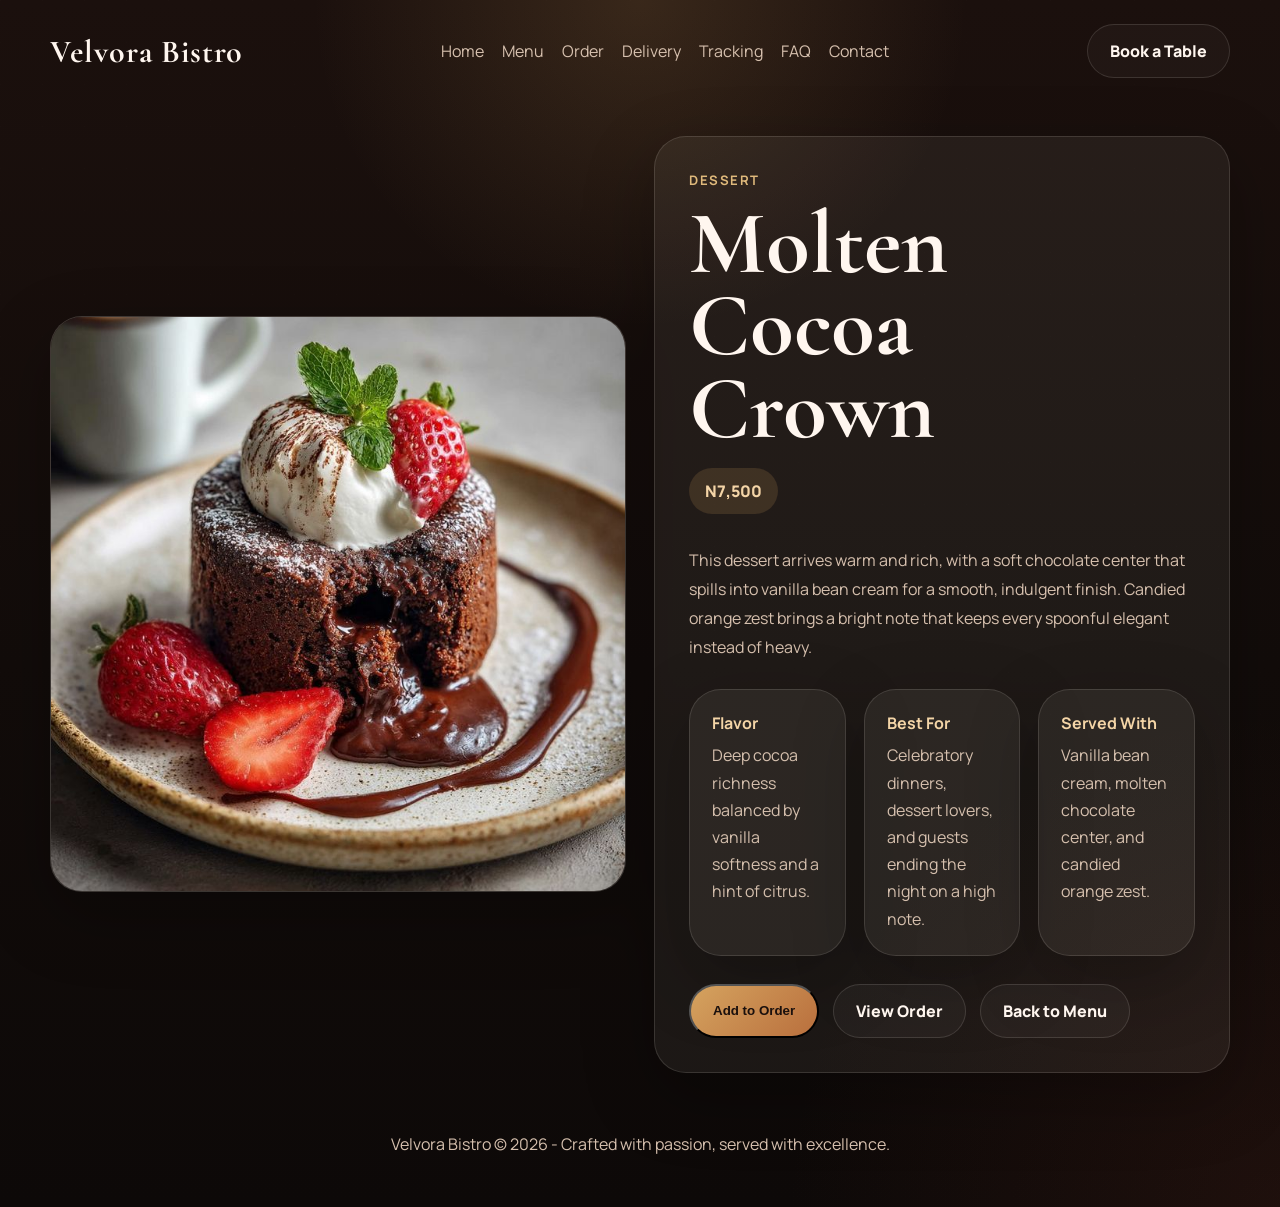
<file: molten-cocoa-crown.html>
<!DOCTYPE html>
<html lang="en">
<head>
  <meta charset="UTF-8">
  <meta name="viewport" content="width=device-width, initial-scale=1.0">
  <title>Velvora Bistro | Molten Cocoa Crown</title>
  <link rel="preconnect" href="https://fonts.googleapis.com">
  <link rel="preconnect" href="https://fonts.gstatic.com" crossorigin>
  <link href="https://fonts.googleapis.com/css2?family=Cormorant+Garamond:wght@500;600;700&family=Manrope:wght@400;500;600;700;800&display=swap" rel="stylesheet">
  <link rel="stylesheet" href="style.css">
</head>
<body>
  <div class="page-shell">
    <header class="site-header">
      <nav class="topbar">
        <a class="brand" href="index.html">Velvora Bistro</a>
        <div class="nav-cluster">
          <div class="nav-links">
            <a href="index.html">Home</a>
            <a href="menu.html">Menu</a>
            <a href="order.html">Order</a>
            <a href="delivery.html">Delivery</a>
            <a href="tracking.html">Tracking</a>
            <a href="faq.html">FAQ</a>
            <a href="index.html#contact">Contact</a>
          </div>
          <button class="menu-toggle" type="button" aria-label="Open navigation" aria-expanded="false">
            <span></span>
            <span></span>
            <span></span>
          </button>
        </div>
        <a class="nav-cta" href="index.html#contact">Book a Table</a>
      </nav>
      <div class="nav-overlay"></div>
    </header>

    <main>
      <section class="dish-hero">
        <div class="dish-image-card">
          <img src="images/molten cocoa crown.jpg" alt="Molten Cocoa Crown">
        </div>

        <div class="dish-copy-card">
          <p class="eyebrow">Dessert</p>
          <h1>Molten Cocoa Crown</h1>
          <span class="dish-price">N7,500</span>
          <p class="dish-description">
            This dessert arrives warm and rich, with a soft chocolate center that spills into
            vanilla bean cream for a smooth, indulgent finish. Candied orange zest brings a
            bright note that keeps every spoonful elegant instead of heavy.
          </p>

          <div class="dish-meta">
            <article class="dish-info-card">
              <strong>Flavor</strong>
              <p>Deep cocoa richness balanced by vanilla softness and a hint of citrus.</p>
            </article>
            <article class="dish-info-card">
              <strong>Best For</strong>
              <p>Celebratory dinners, dessert lovers, and guests ending the night on a high note.</p>
            </article>
            <article class="dish-info-card">
              <strong>Served With</strong>
              <p>Vanilla bean cream, molten chocolate center, and candied orange zest.</p>
            </article>
          </div>

          <div class="dish-actions">
            <button class="button button-primary" type="button" data-add-to-order data-default-label="Add to Order" data-name="Molten Cocoa Crown" data-price="7500" data-image="images/molten cocoa crown.jpg" data-description="Warm chocolate fondant served with vanilla bean cream and candied orange zest.">Add to Order</button>
            <a class="button button-secondary" href="order.html">View Order</a>
            <a class="button button-secondary" href="menu.html">Back to Menu</a>
          </div>
        </div>
      </section>
    </main>

    <footer class="site-footer">
      <p>Velvora Bistro &copy; 2026 - Crafted with passion, served with excellence.</p>
    </footer>
  </div>
  <script src="script.js"></script>
</body>
</html>
</file>
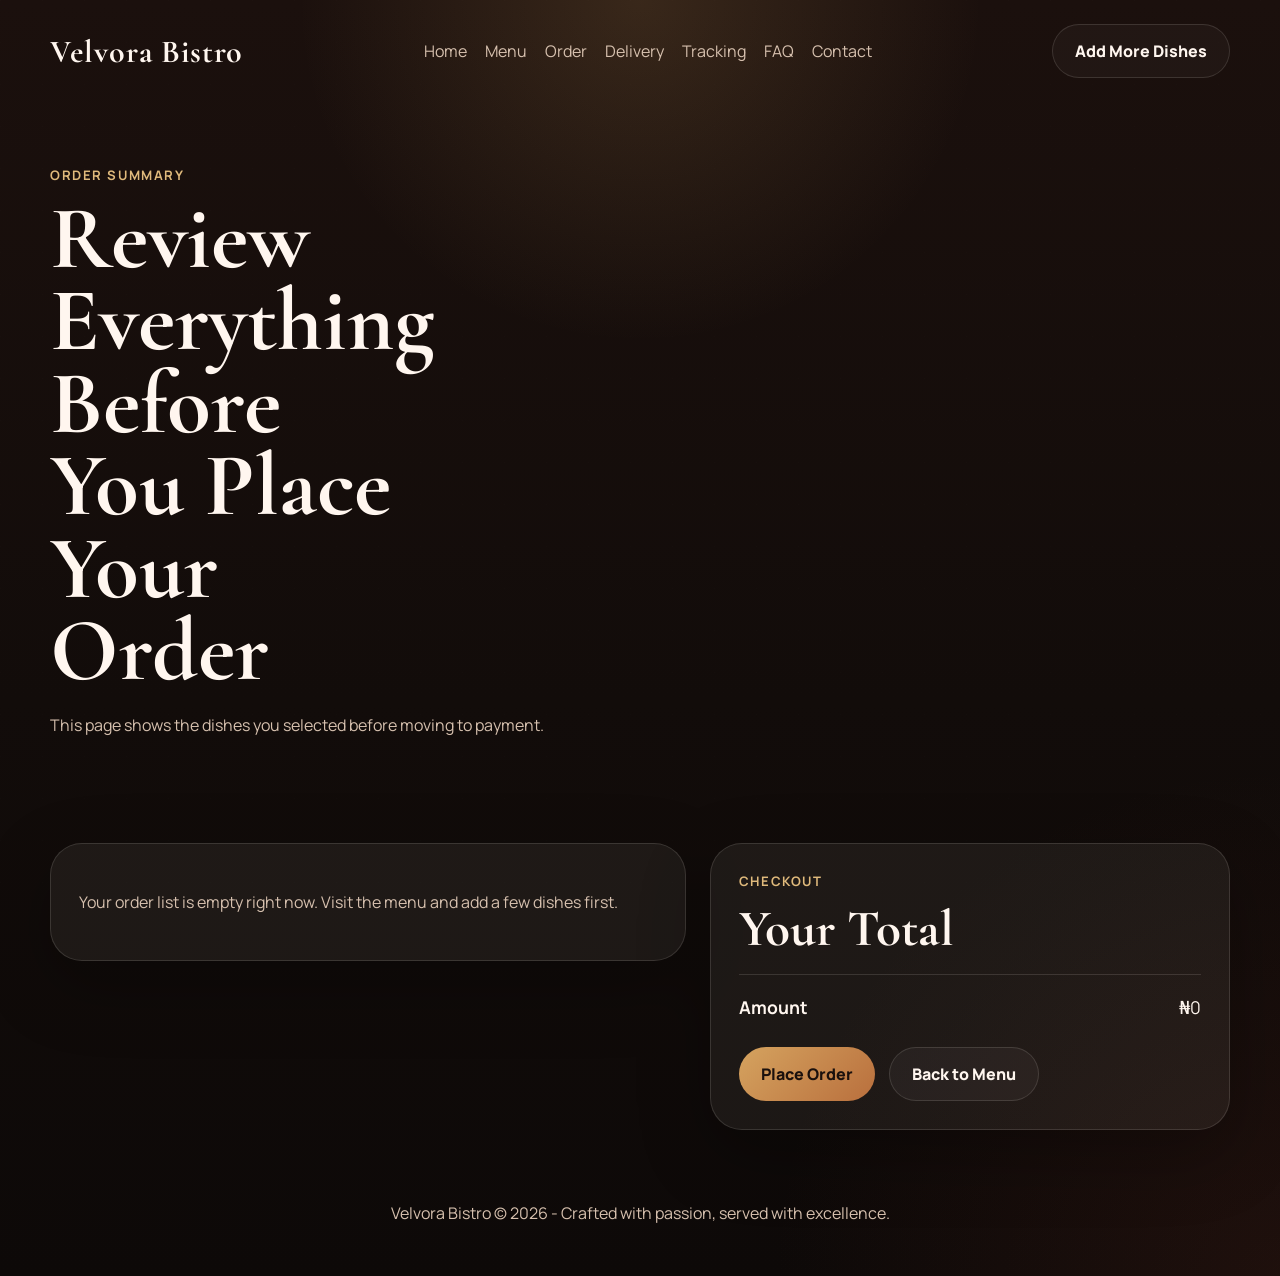
<file: order.html>
<!DOCTYPE html>
<html lang="en">
<head>
  <meta charset="UTF-8">
  <meta name="viewport" content="width=device-width, initial-scale=1.0">
  <title>Velvora Bistro | Your Order</title>
  <link rel="preconnect" href="https://fonts.googleapis.com">
  <link rel="preconnect" href="https://fonts.gstatic.com" crossorigin>
  <link href="https://fonts.googleapis.com/css2?family=Cormorant+Garamond:wght@500;600;700&family=Manrope:wght@400;500;600;700;800&display=swap" rel="stylesheet">
  <link rel="stylesheet" href="style.css">
</head>
<body>
  <div class="page-shell">
    <header class="site-header">
      <nav class="topbar">
        <a class="brand" href="index.html">Velvora Bistro</a>
        <div class="nav-cluster">
          <div class="nav-links">
            <a href="index.html">Home</a>
            <a href="menu.html">Menu</a>
            <a href="order.html">Order</a>
            <a href="delivery.html">Delivery</a>
            <a href="tracking.html">Tracking</a>
            <a href="faq.html">FAQ</a>
            <a href="index.html#contact">Contact</a>
          </div>
          <button class="menu-toggle" type="button" aria-label="Open navigation" aria-expanded="false">
            <span></span>
            <span></span>
            <span></span>
          </button>
        </div>
        <a class="nav-cta" href="menu.html">Add More Dishes</a>
      </nav>
      <div class="nav-overlay"></div>

      <section class="page-hero">
        <div class="page-intro">
          <p class="eyebrow">Order Summary</p>
          <h1>Review Everything Before You Place Your Order</h1>
          <p class="hero-text">This page shows the dishes you selected before moving to payment.</p>
        </div>
      </section>
    </header>

    <main>
      <section class="section order-layout">
        <div>
          <div class="order-list" data-order-list></div>
        </div>

        <aside class="order-card">
          <p class="eyebrow">Checkout</p>
          <h2>Your Total</h2>
          <div class="order-total">
            <strong>Amount</strong>
            <span data-order-total>NGN 0</span>
          </div>
          <div class="dish-actions">
            <a class="button button-primary" href="payment.html">Place Order</a>
            <a class="button button-secondary" href="menu.html">Back to Menu</a>
          </div>
        </aside>
      </section>
    </main>

    <footer class="site-footer">
      <p>Velvora Bistro &copy; 2026 - Crafted with passion, served with excellence.</p>
    </footer>
  </div>

  <script src="script.js"></script>
</body>
</html>
</file>
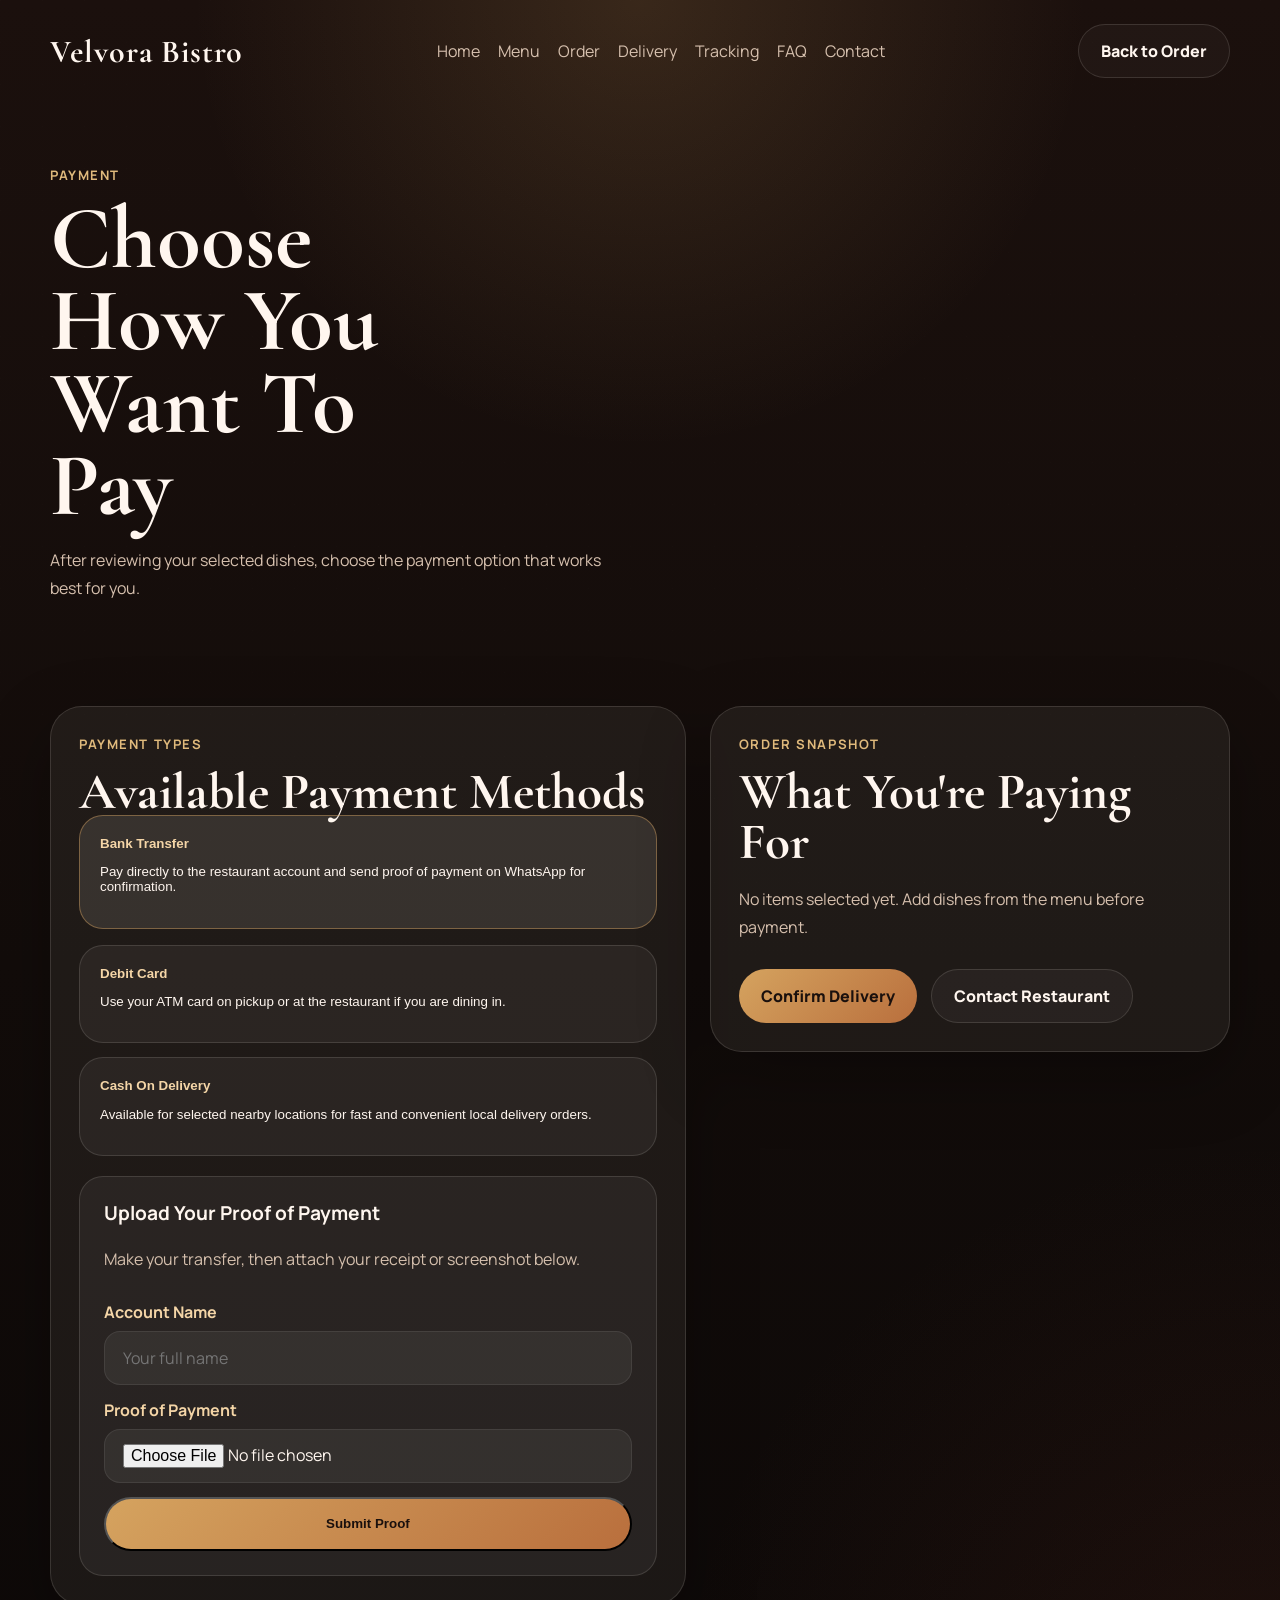
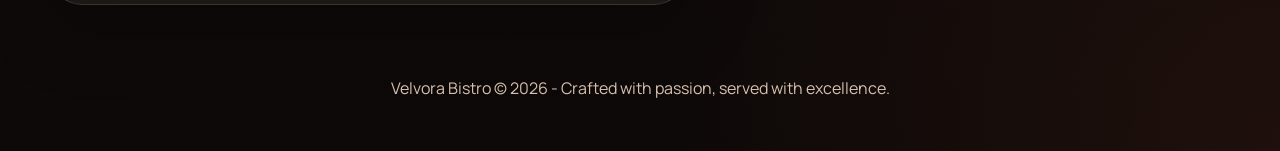
<file: payment.html>
<!DOCTYPE html>
<html lang="en">
<head>
  <meta charset="UTF-8">
  <meta name="viewport" content="width=device-width, initial-scale=1.0">
  <title>Velvora Bistro | Payment Options</title>
  <link rel="preconnect" href="https://fonts.googleapis.com">
  <link rel="preconnect" href="https://fonts.gstatic.com" crossorigin>
  <link href="https://fonts.googleapis.com/css2?family=Cormorant+Garamond:wght@500;600;700&family=Manrope:wght@400;500;600;700;800&display=swap" rel="stylesheet">
  <link rel="stylesheet" href="style.css">
</head>
<body>
  <div class="page-shell">
    <header class="site-header">
      <nav class="topbar">
        <a class="brand" href="index.html">Velvora Bistro</a>
        <div class="nav-cluster">
          <div class="nav-links">
            <a href="index.html">Home</a>
            <a href="menu.html">Menu</a>
            <a href="order.html">Order</a>
            <a href="delivery.html">Delivery</a>
            <a href="tracking.html">Tracking</a>
            <a href="faq.html">FAQ</a>
            <a href="index.html#contact">Contact</a>
          </div>
          <button class="menu-toggle" type="button" aria-label="Open navigation" aria-expanded="false">
            <span></span>
            <span></span>
            <span></span>
          </button>
        </div>
        <a class="nav-cta" href="order.html">Back to Order</a>
      </nav>
      <div class="nav-overlay"></div>

      <section class="page-hero">
        <div class="page-intro">
          <p class="eyebrow">Payment</p>
          <h1>Choose How You Want To Pay</h1>
          <p class="hero-text">After reviewing your selected dishes, choose the payment option that works best for you.</p>
        </div>
      </section>
    </header>

    <main>
      <section class="section payment-layout">
        <div class="payment-card">
          <p class="eyebrow">Payment Types</p>
          <h2>Available Payment Methods</h2>
          <div class="payment-options">
            <button class="payment-option payment-option-button is-active" type="button" data-payment-option="transfer">
              <strong>Bank Transfer</strong>
              <p>Pay directly to the restaurant account and send proof of payment on WhatsApp for confirmation.</p>
            </button>
            <button class="payment-option payment-option-button" type="button" data-payment-option="card">
              <strong>Debit Card</strong>
              <p>Use your ATM card on pickup or at the restaurant if you are dining in.</p>
            </button>
            <button class="payment-option payment-option-button" type="button" data-payment-option="delivery">
              <strong>Cash On Delivery</strong>
              <p>Available for selected nearby locations for fast and convenient local delivery orders.</p>
            </button>
          </div>

          <div class="payment-panels">
            <section class="payment-detail is-active" data-payment-panel="transfer">
              <h3>Upload Your Proof of Payment</h3>
              <p class="hero-text">Make your transfer, then attach your receipt or screenshot below.</p>
              <form class="payment-form">
                <label class="payment-label" for="transfer-name">Account Name</label>
                <input id="transfer-name" class="payment-input" type="text" placeholder="Your full name">

                <label class="payment-label" for="transfer-proof">Proof of Payment</label>
                <input id="transfer-proof" class="payment-input payment-file" type="file" accept="image/*,.pdf">

                <button class="button button-primary" type="submit">Submit Proof</button>
              </form>
            </section>

            <section class="payment-detail" data-payment-panel="card">
              <h3>Enter Your Card Details</h3>
              <p class="hero-text">Fill in your card information below to continue with card payment.</p>
              <form class="payment-form payment-form-grid">
                <label class="payment-label payment-full" for="card-name">Cardholder Name</label>
                <input id="card-name" class="payment-input payment-full" type="text" placeholder="Name on card">

                <label class="payment-label payment-full" for="card-number">Card Number</label>
                <input id="card-number" class="payment-input payment-full" type="text" inputmode="numeric" placeholder="1234 5678 9012 3456">

                <label class="payment-label" for="card-expiry">Expiry Date</label>
                <input id="card-expiry" class="payment-input" type="text" placeholder="MM/YY">

                <label class="payment-label" for="card-cvv">CVV</label>
                <input id="card-cvv" class="payment-input" type="password" inputmode="numeric" placeholder="123">

                <button class="button button-primary payment-full" type="submit">Pay With Card</button>
              </form>
            </section>

            <section class="payment-detail" data-payment-panel="delivery">
              <h3>Confirm Pay on Delivery</h3>
              <p class="hero-text">Choose this if you want to settle payment when your order gets to you.</p>
              <form class="payment-form">
                <label class="payment-check">
                  <input type="checkbox" id="delivery-confirm">
                  <span>I confirm that I want to pay when the order is delivered.</span>
                </label>
                <button class="button button-primary" type="submit">Confirm Pay on Delivery</button>
              </form>
            </section>
          </div>
        </div>

        <aside class="payment-card">
          <p class="eyebrow">Order Snapshot</p>
          <h2>What You're Paying For</h2>
          <p class="hero-text" data-payment-summary>No items selected yet.</p>
          <div class="dish-actions">
            <a class="button button-primary" href="delivery.html">Confirm Delivery</a>
            <a class="button button-secondary" href="index.html#contact">Contact Restaurant</a>
          </div>
        </aside>
      </section>
    </main>

    <footer class="site-footer">
      <p>Velvora Bistro &copy; 2026 - Crafted with passion, served with excellence.</p>
    </footer>
  </div>

  <script src="script.js"></script>
</body>
</html>
</file>
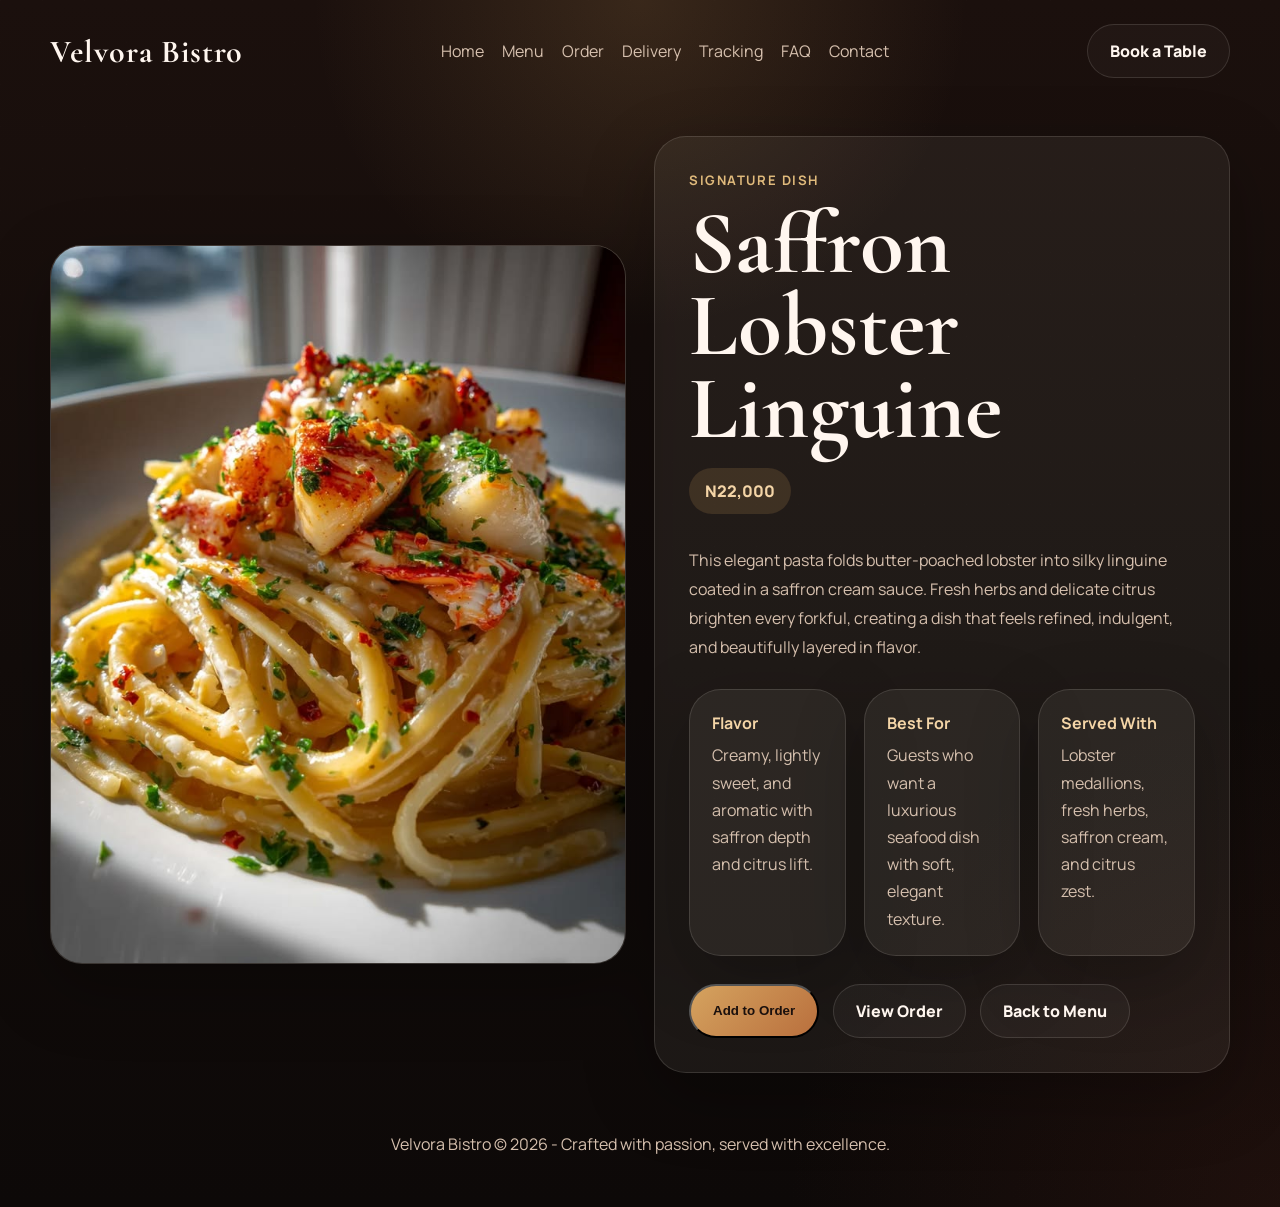
<file: saffron-lobster-linguine.html>
<!DOCTYPE html>
<html lang="en">
<head>
  <meta charset="UTF-8">
  <meta name="viewport" content="width=device-width, initial-scale=1.0">
  <title>Velvora Bistro | Saffron Lobster Linguine</title>
  <link rel="preconnect" href="https://fonts.googleapis.com">
  <link rel="preconnect" href="https://fonts.gstatic.com" crossorigin>
  <link href="https://fonts.googleapis.com/css2?family=Cormorant+Garamond:wght@500;600;700&family=Manrope:wght@400;500;600;700;800&display=swap" rel="stylesheet">
  <link rel="stylesheet" href="style.css">
</head>
<body>
  <div class="page-shell">
    <header class="site-header">
      <nav class="topbar">
        <a class="brand" href="index.html">Velvora Bistro</a>
        <div class="nav-cluster">
          <div class="nav-links">
            <a href="index.html">Home</a>
            <a href="menu.html">Menu</a>
            <a href="order.html">Order</a>
            <a href="delivery.html">Delivery</a>
            <a href="tracking.html">Tracking</a>
            <a href="faq.html">FAQ</a>
            <a href="index.html#contact">Contact</a>
          </div>
          <button class="menu-toggle" type="button" aria-label="Open navigation" aria-expanded="false">
            <span></span>
            <span></span>
            <span></span>
          </button>
        </div>
        <a class="nav-cta" href="index.html#contact">Book a Table</a>
      </nav>
      <div class="nav-overlay"></div>
    </header>

    <main>
      <section class="dish-hero">
        <div class="dish-image-card">
          <img src="images/saffron lobster linguine.jpg" alt="Saffron Lobster Linguine">
        </div>

        <div class="dish-copy-card">
          <p class="eyebrow">Signature Dish</p>
          <h1>Saffron Lobster Linguine</h1>
          <span class="dish-price">N22,000</span>
          <p class="dish-description">
            This elegant pasta folds butter-poached lobster into silky linguine coated in a
            saffron cream sauce. Fresh herbs and delicate citrus brighten every forkful,
            creating a dish that feels refined, indulgent, and beautifully layered in flavor.
          </p>

          <div class="dish-meta">
            <article class="dish-info-card">
              <strong>Flavor</strong>
              <p>Creamy, lightly sweet, and aromatic with saffron depth and citrus lift.</p>
            </article>
            <article class="dish-info-card">
              <strong>Best For</strong>
              <p>Guests who want a luxurious seafood dish with soft, elegant texture.</p>
            </article>
            <article class="dish-info-card">
              <strong>Served With</strong>
              <p>Lobster medallions, fresh herbs, saffron cream, and citrus zest.</p>
            </article>
          </div>

          <div class="dish-actions">
            <button class="button button-primary" type="button" data-add-to-order data-default-label="Add to Order" data-name="Saffron Lobster Linguine" data-price="22000" data-image="images/saffron lobster linguine.jpg" data-description="Butter-poached lobster tossed in saffron cream with fresh herbs and delicate citrus.">Add to Order</button>
            <a class="button button-secondary" href="order.html">View Order</a>
            <a class="button button-secondary" href="menu.html">Back to Menu</a>
          </div>
        </div>
      </section>
    </main>

    <footer class="site-footer">
      <p>Velvora Bistro &copy; 2026 - Crafted with passion, served with excellence.</p>
    </footer>
  </div>
  <script src="script.js"></script>
</body>
</html>
</file>
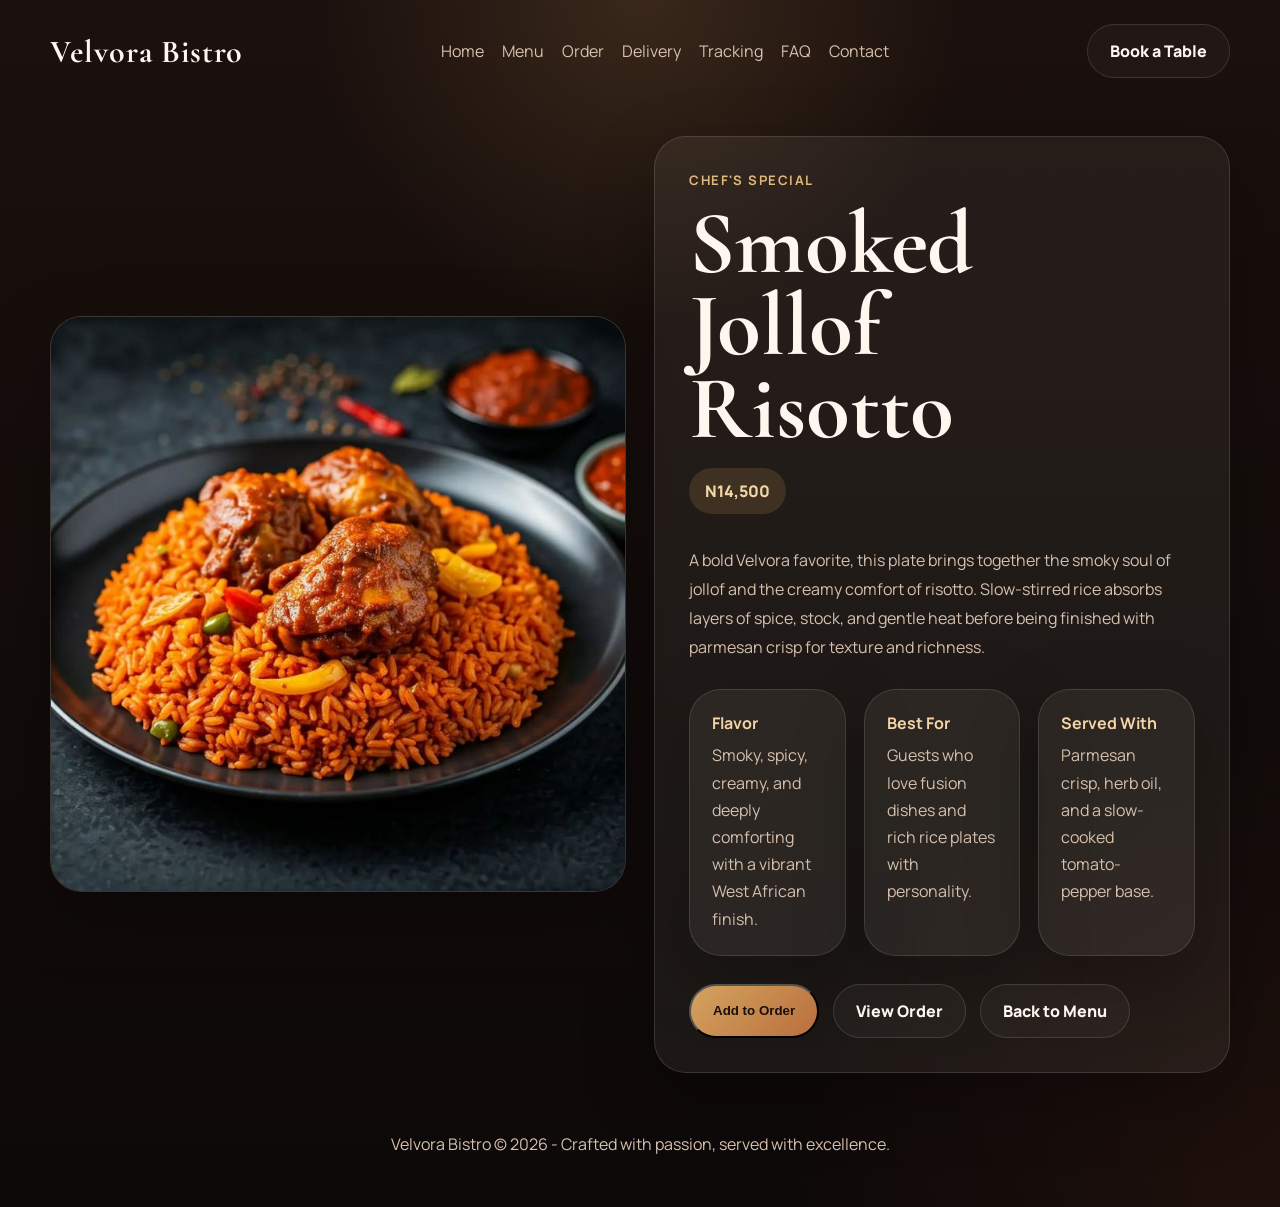
<file: smoked-jollof-risotto.html>
<!DOCTYPE html>
<html lang="en">
<head>
  <meta charset="UTF-8">
  <meta name="viewport" content="width=device-width, initial-scale=1.0">
  <title>Velvora Bistro | Smoked Jollof Risotto</title>
  <link rel="preconnect" href="https://fonts.googleapis.com">
  <link rel="preconnect" href="https://fonts.gstatic.com" crossorigin>
  <link href="https://fonts.googleapis.com/css2?family=Cormorant+Garamond:wght@500;600;700&family=Manrope:wght@400;500;600;700;800&display=swap" rel="stylesheet">
  <link rel="stylesheet" href="style.css">
</head>
<body>
  <div class="page-shell">
    <header class="site-header">
      <nav class="topbar">
        <a class="brand" href="index.html">Velvora Bistro</a>
        <div class="nav-cluster">
          <div class="nav-links">
            <a href="index.html">Home</a>
            <a href="menu.html">Menu</a>
            <a href="order.html">Order</a>
            <a href="delivery.html">Delivery</a>
            <a href="tracking.html">Tracking</a>
            <a href="faq.html">FAQ</a>
            <a href="index.html#contact">Contact</a>
          </div>
          <button class="menu-toggle" type="button" aria-label="Open navigation" aria-expanded="false">
            <span></span>
            <span></span>
            <span></span>
          </button>
        </div>
        <a class="nav-cta" href="index.html#contact">Book a Table</a>
      </nav>
      <div class="nav-overlay"></div>
    </header>

    <main>
      <section class="dish-hero">
        <div class="dish-image-card">
          <img src="images/smoked jollof risotto.jpg" alt="Smoked Jollof Risotto">
        </div>

        <div class="dish-copy-card">
          <p class="eyebrow">Chef's Special</p>
          <h1>Smoked Jollof Risotto</h1>
          <span class="dish-price">N14,500</span>
          <p class="dish-description">
            A bold Velvora favorite, this plate brings together the smoky soul of jollof and
            the creamy comfort of risotto. Slow-stirred rice absorbs layers of spice, stock,
            and gentle heat before being finished with parmesan crisp for texture and richness.
          </p>

          <div class="dish-meta">
            <article class="dish-info-card">
              <strong>Flavor</strong>
              <p>Smoky, spicy, creamy, and deeply comforting with a vibrant West African finish.</p>
            </article>
            <article class="dish-info-card">
              <strong>Best For</strong>
              <p>Guests who love fusion dishes and rich rice plates with personality.</p>
            </article>
            <article class="dish-info-card">
              <strong>Served With</strong>
              <p>Parmesan crisp, herb oil, and a slow-cooked tomato-pepper base.</p>
            </article>
          </div>

          <div class="dish-actions">
            <button class="button button-primary" type="button" data-add-to-order data-default-label="Add to Order" data-name="Smoked Jollof Risotto" data-price="14500" data-image="images/smoked jollof risotto.jpg" data-description="A bold fusion of West African spice and Italian comfort, finished with parmesan crisp.">Add to Order</button>
            <a class="button button-secondary" href="order.html">View Order</a>
            <a class="button button-secondary" href="menu.html">Back to Menu</a>
          </div>
        </div>
      </section>
    </main>

    <footer class="site-footer">
      <p>Velvora Bistro &copy; 2026 - Crafted with passion, served with excellence.</p>
    </footer>
  </div>
  <script src="script.js"></script>
</body>
</html>
</file>
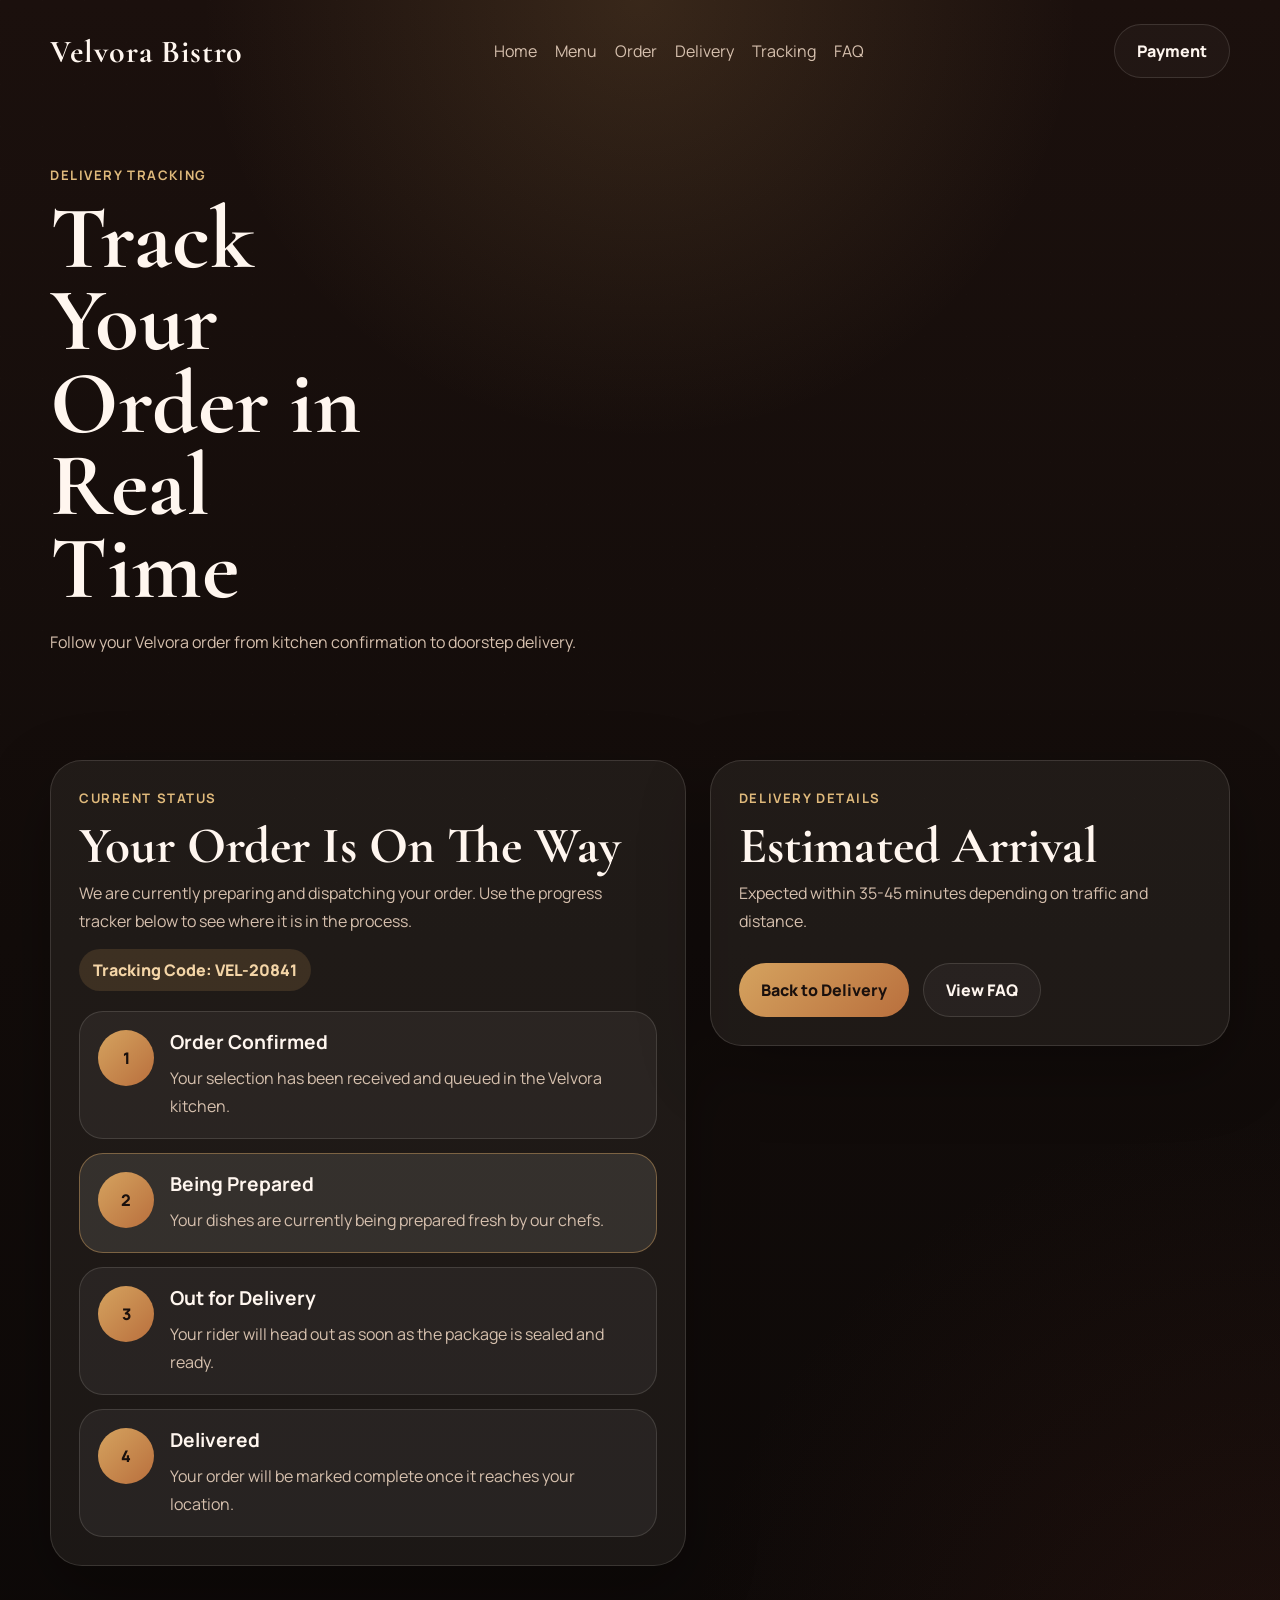
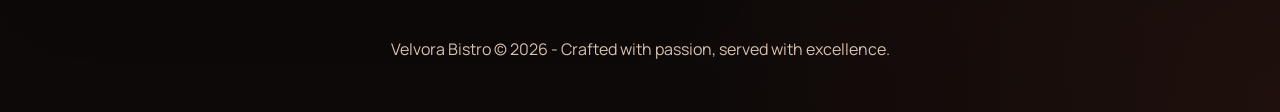
<file: tracking.html>
<!DOCTYPE html>
<html lang="en">
<head>
  <meta charset="UTF-8">
  <meta name="viewport" content="width=device-width, initial-scale=1.0">
  <title>Velvora Bistro | Track Delivery</title>
  <link rel="preconnect" href="https://fonts.googleapis.com">
  <link rel="preconnect" href="https://fonts.gstatic.com" crossorigin>
  <link href="https://fonts.googleapis.com/css2?family=Cormorant+Garamond:wght@500;600;700&family=Manrope:wght@400;500;600;700;800&display=swap" rel="stylesheet">
  <link rel="stylesheet" href="style.css">
</head>
<body>
  <div class="page-shell">
    <header class="site-header">
      <nav class="topbar">
        <a class="brand" href="index.html">Velvora Bistro</a>
        <div class="nav-cluster">
          <div class="nav-links">
            <a href="index.html">Home</a>
            <a href="menu.html">Menu</a>
            <a href="order.html">Order</a>
            <a href="delivery.html">Delivery</a>
            <a href="tracking.html">Tracking</a>
            <a href="faq.html">FAQ</a>
          </div>
          <button class="menu-toggle" type="button" aria-label="Open navigation" aria-expanded="false">
            <span></span>
            <span></span>
            <span></span>
          </button>
        </div>
        <a class="nav-cta" href="payment.html">Payment</a>
      </nav>
      <div class="nav-overlay"></div>

      <section class="page-hero">
        <div class="page-intro">
          <p class="eyebrow">Delivery Tracking</p>
          <h1>Track Your Order in Real Time</h1>
          <p class="hero-text">Follow your Velvora order from kitchen confirmation to doorstep delivery.</p>
        </div>
      </section>
    </header>

    <main>
      <section class="section tracking-layout">
        <div class="tracking-card">
          <p class="eyebrow">Current Status</p>
          <h2>Your Order Is On The Way</h2>
          <p class="faq-intro">
            We are currently preparing and dispatching your order. Use the progress tracker below
            to see where it is in the process.
          </p>
          <span class="tracking-code">Tracking Code: VEL-20841</span>

          <div class="tracking-steps">
            <article class="tracking-step">
              <div class="tracking-badge">1</div>
              <div>
                <h3>Order Confirmed</h3>
                <p>Your selection has been received and queued in the Velvora kitchen.</p>
              </div>
            </article>
            <article class="tracking-step is-active">
              <div class="tracking-badge">2</div>
              <div>
                <h3>Being Prepared</h3>
                <p>Your dishes are currently being prepared fresh by our chefs.</p>
              </div>
            </article>
            <article class="tracking-step">
              <div class="tracking-badge">3</div>
              <div>
                <h3>Out for Delivery</h3>
                <p>Your rider will head out as soon as the package is sealed and ready.</p>
              </div>
            </article>
            <article class="tracking-step">
              <div class="tracking-badge">4</div>
              <div>
                <h3>Delivered</h3>
                <p>Your order will be marked complete once it reaches your location.</p>
              </div>
            </article>
          </div>
        </div>

        <aside class="tracking-card">
          <p class="eyebrow">Delivery Details</p>
          <h2>Estimated Arrival</h2>
          <p class="faq-intro">Expected within 35-45 minutes depending on traffic and distance.</p>
          <div class="dish-actions">
            <a class="button button-primary" href="delivery.html">Back to Delivery</a>
            <a class="button button-secondary" href="faq.html">View FAQ</a>
          </div>
        </aside>
      </section>
    </main>

    <footer class="site-footer">
      <p>Velvora Bistro &copy; 2026 - Crafted with passion, served with excellence.</p>
    </footer>
  </div>

  <script src="script.js"></script>
</body>
</html>
</file>
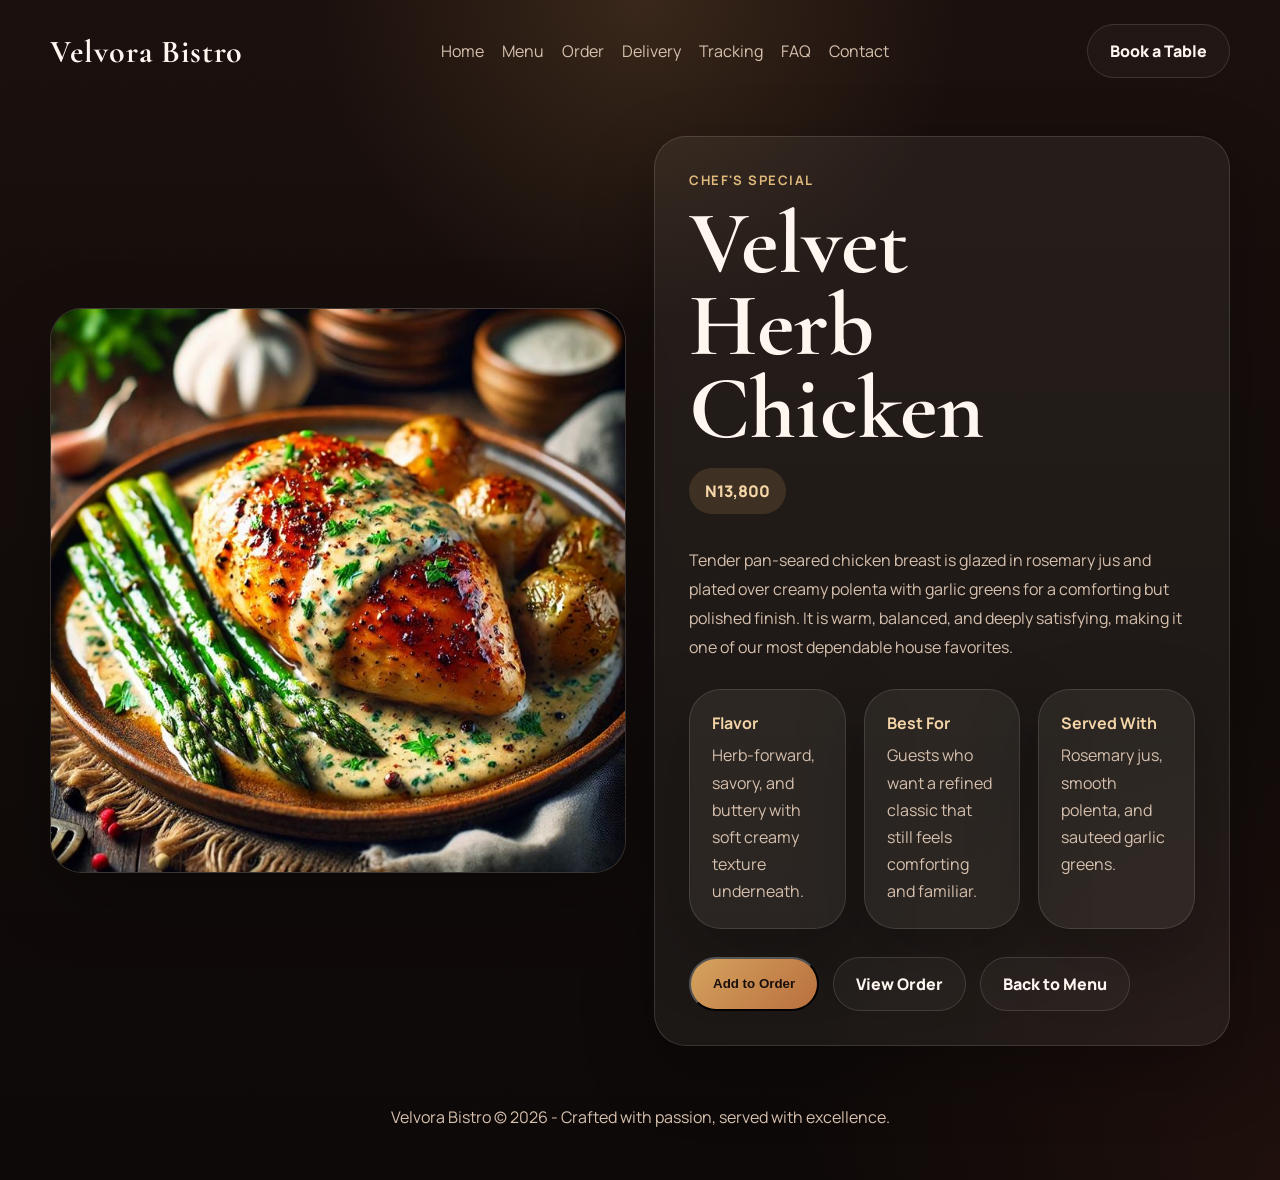
<file: velvet-herb-chicken.html>
<!DOCTYPE html>
<html lang="en">
<head>
  <meta charset="UTF-8">
  <meta name="viewport" content="width=device-width, initial-scale=1.0">
  <title>Velvora Bistro | Velvet Herb Chicken</title>
  <link rel="preconnect" href="https://fonts.googleapis.com">
  <link rel="preconnect" href="https://fonts.gstatic.com" crossorigin>
  <link href="https://fonts.googleapis.com/css2?family=Cormorant+Garamond:wght@500;600;700&family=Manrope:wght@400;500;600;700;800&display=swap" rel="stylesheet">
  <link rel="stylesheet" href="style.css">
</head>
<body>
  <div class="page-shell">
    <header class="site-header">
      <nav class="topbar">
        <a class="brand" href="index.html">Velvora Bistro</a>
        <div class="nav-cluster">
          <div class="nav-links">
            <a href="index.html">Home</a>
            <a href="menu.html">Menu</a>
            <a href="order.html">Order</a>
            <a href="delivery.html">Delivery</a>
            <a href="tracking.html">Tracking</a>
            <a href="faq.html">FAQ</a>
            <a href="index.html#contact">Contact</a>
          </div>
          <button class="menu-toggle" type="button" aria-label="Open navigation" aria-expanded="false">
            <span></span>
            <span></span>
            <span></span>
          </button>
        </div>
        <a class="nav-cta" href="index.html#contact">Book a Table</a>
      </nav>
      <div class="nav-overlay"></div>
    </header>

    <main>
      <section class="dish-hero">
        <div class="dish-image-card">
          <img src="images/velvet herb chicken.jpg" alt="Velvet Herb Chicken">
        </div>

        <div class="dish-copy-card">
          <p class="eyebrow">Chef's Special</p>
          <h1>Velvet Herb Chicken</h1>
          <span class="dish-price">N13,800</span>
          <p class="dish-description">
            Tender pan-seared chicken breast is glazed in rosemary jus and plated over creamy
            polenta with garlic greens for a comforting but polished finish. It is warm, balanced,
            and deeply satisfying, making it one of our most dependable house favorites.
          </p>

          <div class="dish-meta">
            <article class="dish-info-card">
              <strong>Flavor</strong>
              <p>Herb-forward, savory, and buttery with soft creamy texture underneath.</p>
            </article>
            <article class="dish-info-card">
              <strong>Best For</strong>
              <p>Guests who want a refined classic that still feels comforting and familiar.</p>
            </article>
            <article class="dish-info-card">
              <strong>Served With</strong>
              <p>Rosemary jus, smooth polenta, and sauteed garlic greens.</p>
            </article>
          </div>

          <div class="dish-actions">
            <button class="button button-primary" type="button" data-add-to-order data-default-label="Add to Order" data-name="Velvet Herb Chicken" data-price="13800" data-image="images/velvet herb chicken.jpg" data-description="Pan-seared chicken breast with rosemary jus, creamy polenta, and garlic greens.">Add to Order</button>
            <a class="button button-secondary" href="order.html">View Order</a>
            <a class="button button-secondary" href="menu.html">Back to Menu</a>
          </div>
        </div>
      </section>
    </main>

    <footer class="site-footer">
      <p>Velvora Bistro &copy; 2026 - Crafted with passion, served with excellence.</p>
    </footer>
  </div>
  <script src="script.js"></script>
</body>
</html>
</file>
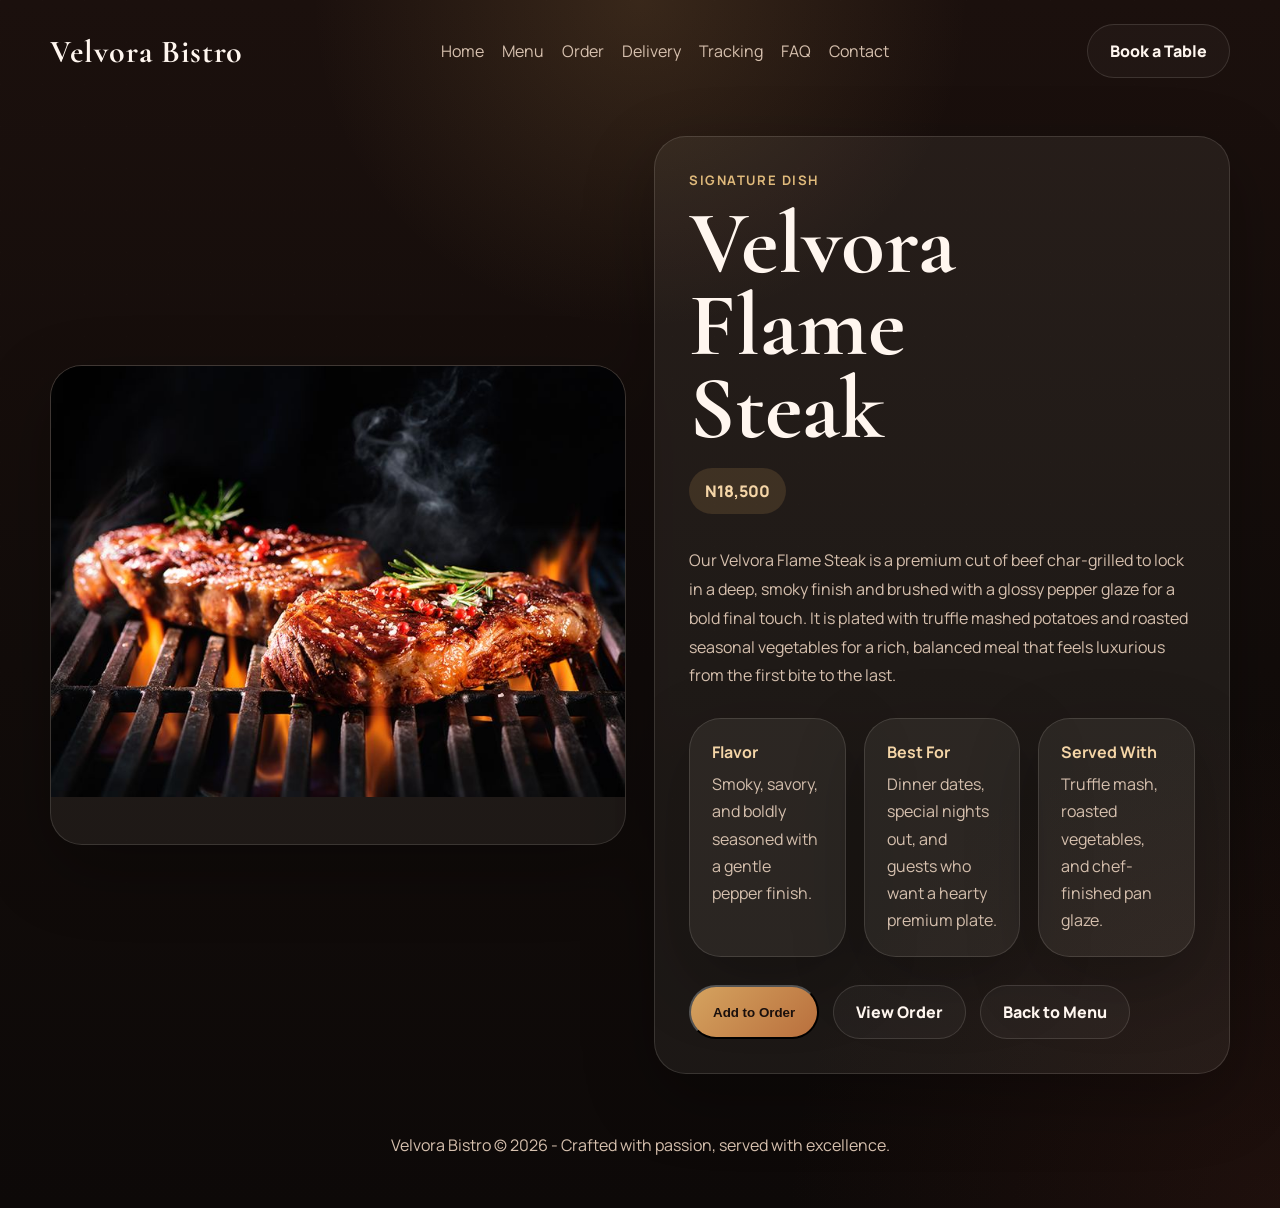
<file: velvora-flame-steak.html>
<!DOCTYPE html>
<html lang="en">
<head>
  <meta charset="UTF-8">
  <meta name="viewport" content="width=device-width, initial-scale=1.0">
  <title>Velvora Bistro | Velvora Flame Steak</title>
  <link rel="preconnect" href="https://fonts.googleapis.com">
  <link rel="preconnect" href="https://fonts.gstatic.com" crossorigin>
  <link href="https://fonts.googleapis.com/css2?family=Cormorant+Garamond:wght@500;600;700&family=Manrope:wght@400;500;600;700;800&display=swap" rel="stylesheet">
  <link rel="stylesheet" href="style.css">
</head>
<body>
  <div class="page-shell">
    <header class="site-header">
      <nav class="topbar">
        <a class="brand" href="index.html">Velvora Bistro</a>
        <div class="nav-cluster">
          <div class="nav-links">
            <a href="index.html">Home</a>
            <a href="menu.html">Menu</a>
            <a href="order.html">Order</a>
            <a href="delivery.html">Delivery</a>
            <a href="tracking.html">Tracking</a>
            <a href="faq.html">FAQ</a>
            <a href="index.html#contact">Contact</a>
          </div>
          <button class="menu-toggle" type="button" aria-label="Open navigation" aria-expanded="false">
            <span></span>
            <span></span>
            <span></span>
          </button>
        </div>
        <a class="nav-cta" href="index.html#contact">Book a Table</a>
      </nav>
      <div class="nav-overlay"></div>
    </header>

    <main>
      <section class="dish-hero">
        <div class="dish-image-card">
          <img src="images/Velvora Flame Steak.jpg" alt="Velvora Flame Steak">
        </div>

        <div class="dish-copy-card">
          <p class="eyebrow">Signature Dish</p>
          <h1>Velvora Flame Steak</h1>
          <span class="dish-price">N18,500</span>
          <p class="dish-description">
            Our Velvora Flame Steak is a premium cut of beef char-grilled to lock in a deep,
            smoky finish and brushed with a glossy pepper glaze for a bold final touch. It is
            plated with truffle mashed potatoes and roasted seasonal vegetables for a rich,
            balanced meal that feels luxurious from the first bite to the last.
          </p>

          <div class="dish-meta">
            <article class="dish-info-card">
              <strong>Flavor</strong>
              <p>Smoky, savory, and boldly seasoned with a gentle pepper finish.</p>
            </article>
            <article class="dish-info-card">
              <strong>Best For</strong>
              <p>Dinner dates, special nights out, and guests who want a hearty premium plate.</p>
            </article>
            <article class="dish-info-card">
              <strong>Served With</strong>
              <p>Truffle mash, roasted vegetables, and chef-finished pan glaze.</p>
            </article>
          </div>

          <div class="dish-actions">
            <button class="button button-primary" type="button" data-add-to-order data-default-label="Add to Order" data-name="Velvora Flame Steak" data-price="18500" data-image="images/Velvora Flame Steak.jpg" data-description="Char-grilled beef steak with pepper glaze, truffle mash, and roasted seasonal vegetables.">Add to Order</button>
            <a class="button button-secondary" href="order.html">View Order</a>
            <a class="button button-secondary" href="menu.html">Back to Menu</a>
          </div>
        </div>
      </section>
    </main>

    <footer class="site-footer">
      <p>Velvora Bistro &copy; 2026 - Crafted with passion, served with excellence.</p>
    </footer>
  </div>
  <script src="script.js"></script>
</body>
</html>
</file>
<file: style.css>
:root {
  --bg: #120c0a;
  --bg-soft: #241614;
  --bg-card: rgba(255, 248, 239, 0.08);
  --surface: #f8efe3;
  --surface-muted: #e4d3bf;
  --text: #fff6ef;
  --text-dark: #241713;
  --muted: #d6c0ae;
  --line: rgba(255, 246, 239, 0.13);
  --accent: #d5a35f;
  --accent-strong: #b96f3d;
  --accent-deep: #6f2f21;
  --shadow: 0 24px 70px rgba(0, 0, 0, 0.28);
  --radius-xl: 32px;
  --radius-lg: 24px;
  --radius-md: 18px;
  --content-width: 1180px;
}

* {
  box-sizing: border-box;
}

html {
  scroll-behavior: smooth;
}

body {
  margin: 0;
  min-height: 100vh;
  font-family: "Manrope", sans-serif;
  color: var(--text);
  background:
    radial-gradient(circle at top, rgba(213, 163, 95, 0.16), transparent 24%),
    radial-gradient(circle at bottom right, rgba(111, 47, 33, 0.18), transparent 28%),
    linear-gradient(180deg, #1b100d 0%, #120c0a 55%, #0d0908 100%);
}

body::before {
  content: "";
  position: fixed;
  inset: 0;
  background:
    linear-gradient(rgba(255, 255, 255, 0.025) 1px, transparent 1px),
    linear-gradient(90deg, rgba(255, 255, 255, 0.025) 1px, transparent 1px);
  background-size: 42px 42px;
  opacity: 0.25;
  pointer-events: none;
}

a {
  color: inherit;
}

.page-shell {
  width: min(calc(100% - 32px), var(--content-width));
  margin: 0 auto;
  position: relative;
  z-index: 1;
}

.site-header,
.section,
.site-footer {
  animation: rise 0.8s ease both;
}

.topbar {
  display: flex;
  justify-content: space-between;
  align-items: center;
  gap: 18px;
  padding: 24px 0 18px;
  position: relative;
}

.brand {
  text-decoration: none;
  font-family: "Cormorant Garamond", serif;
  font-size: 2rem;
  font-weight: 700;
  letter-spacing: 0.03em;
}

.nav-links {
  display: flex;
  gap: 18px;
  flex-wrap: wrap;
}

.nav-cluster {
  display: flex;
  align-items: center;
  gap: 18px;
}

.menu-toggle {
  display: none;
  width: 52px;
  height: 52px;
  border: 1px solid var(--line);
  border-radius: 50%;
  background: rgba(255, 255, 255, 0.03);
  cursor: pointer;
}

.menu-toggle span {
  display: block;
  width: 20px;
  height: 2px;
  margin: 4px auto;
  background: var(--text);
  transition: transform 0.25s ease, opacity 0.25s ease;
}

.menu-toggle.is-open span:nth-child(1) {
  transform: translateY(6px) rotate(45deg);
}

.menu-toggle.is-open span:nth-child(2) {
  opacity: 0;
}

.menu-toggle.is-open span:nth-child(3) {
  transform: translateY(-6px) rotate(-45deg);
}

.nav-overlay {
  position: fixed;
  inset: 0;
  background: rgba(0, 0, 0, 0.45);
  opacity: 0;
  visibility: hidden;
  pointer-events: none;
  transition: opacity 0.25s ease, visibility 0.25s ease;
  z-index: 4;
}

.nav-overlay.is-active {
  opacity: 1;
  visibility: visible;
  pointer-events: auto;
}

.nav-links a,
.nav-cta,
.button {
  text-decoration: none;
}

.nav-links a {
  color: var(--muted);
  transition: color 0.2s ease;
}

.nav-links a:hover {
  color: var(--text);
}

.nav-cta,
.button {
  display: inline-flex;
  align-items: center;
  justify-content: center;
  min-height: 54px;
  padding: 0 22px;
  border-radius: 999px;
  font-weight: 800;
  transition: transform 0.2s ease, background-color 0.2s ease, color 0.2s ease;
}

.nav-cta {
  border: 1px solid var(--line);
  background: rgba(255, 255, 255, 0.03);
}

.nav-cta:hover,
.button:hover,
.cta-form button:hover {
  transform: translateY(-2px);
}

.hero {
  display: grid;
  grid-template-columns: 1.05fr 0.95fr;
  gap: 40px;
  align-items: center;
  padding: 48px 0 56px;
}

.hero-restaurant {
  min-height: calc(100vh - 100px);
}

.eyebrow {
  margin: 0 0 14px;
  color: #e0ba7c;
  font-size: 0.82rem;
  font-weight: 700;
  letter-spacing: 0.12em;
  text-transform: uppercase;
}

h1,
h2,
h3 {
  margin: 0;
}

h1,
h2,
.brand {
  font-family: "Cormorant Garamond", serif;
}

h1 {
  font-size: clamp(3.2rem, 7vw, 6.4rem);
  line-height: 0.92;
  max-width: 8ch;
}

h2 {
  font-size: clamp(2.3rem, 4vw, 4rem);
  line-height: 0.98;
}

h3 {
  font-size: 1.2rem;
  line-height: 1.35;
}

.hero-text,
.section-heading p,
.story-copy p,
.benefit-card p,
.feature-card p,
.experience-panel p,
.cta-note,
.contact-list li,
.menu-card p,
.delivery-card p {
  color: var(--muted);
  font-size: 1rem;
  line-height: 1.75;
}

.hero-text {
  max-width: 58ch;
  margin: 18px 0 28px;
}

.hero-actions {
  display: flex;
  gap: 14px;
  flex-wrap: wrap;
}

.button-primary,
.cta-form button {
  background: linear-gradient(135deg, var(--accent), var(--accent-strong));
  color: #1a100d;
}

.button-secondary {
  background: rgba(255, 255, 255, 0.04);
  border: 1px solid var(--line);
  color: var(--text);
}

.hero-stats {
  list-style: none;
  display: flex;
  gap: 16px;
  flex-wrap: wrap;
  margin: 34px 0 0;
  padding: 0;
}

.hero-stats li,
.feature-card,
.gallery-card {
  border: 1px solid var(--line);
  background: rgba(255, 248, 239, 0.05);
  backdrop-filter: blur(14px);
}

.hero-stats li {
  min-width: 150px;
  padding: 16px 18px;
  border-radius: var(--radius-md);
}

.hero-stats strong {
  display: block;
  margin-bottom: 4px;
  color: var(--text);
}

.visual-card,
.benefit-card,
.testimonial-card,
.story-frame,
.experience-panel,
.cta-panel,
.contact-card,
.feature-card,
.gallery-card,
.menu-card,
.delivery-card {
  box-shadow: var(--shadow);
}

.visual-card {
  padding: 22px;
  border-radius: var(--radius-xl);
  background: linear-gradient(180deg, rgba(255, 248, 239, 0.12), rgba(255, 248, 239, 0.05));
  border: 1px solid var(--line);
}

.visual-window {
  display: flex;
  gap: 8px;
  margin-bottom: 22px;
}

.visual-dot {
  width: 11px;
  height: 11px;
  border-radius: 50%;
  background: rgba(255, 255, 255, 0.48);
}

.visual-body {
  position: relative;
  overflow: hidden;
  border-radius: 28px;
}

.restaurant-stage {
  min-height: 520px;
  padding: 30px;
  background:
    radial-gradient(circle at 50% 38%, rgba(255, 255, 255, 0.08), transparent 22%),
    linear-gradient(180deg, #49302a 0%, #241614 100%);
}

.plate-card {
  height: 100%;
  display: grid;
  place-items: center;
}

.plate-rim {
  width: min(360px, 100%);
  aspect-ratio: 1;
  display: grid;
  place-items: center;
  border-radius: 50%;
  background: radial-gradient(circle at 30% 30%, #fff9f1, #d6c4b1 70%, #baa089 100%);
  box-shadow: inset 0 -18px 40px rgba(0, 0, 0, 0.1);
}

.plate-core {
  width: 72%;
  height: 72%;
  border-radius: 50%;
  position: relative;
  background:
    radial-gradient(circle at 50% 50%, rgba(111, 47, 33, 0.18), transparent 58%),
    linear-gradient(180deg, #f4e6d6, #f7efe6);
}

.garnish {
  position: absolute;
  border-radius: 999px;
}

.garnish-one {
  width: 120px;
  height: 46px;
  top: 28%;
  left: 22%;
  background: linear-gradient(135deg, #b96f3d, #6f2f21);
  transform: rotate(-12deg);
}

.garnish-two {
  width: 88px;
  height: 88px;
  right: 20%;
  bottom: 22%;
  background: radial-gradient(circle, #d5a35f, #8e5030 72%);
}

.garnish-three {
  width: 72px;
  height: 24px;
  bottom: 26%;
  left: 24%;
  background: linear-gradient(90deg, #516b3a, #90a85b);
  transform: rotate(16deg);
}

.floating-note {
  position: absolute;
  right: 24px;
  bottom: 24px;
  width: min(270px, calc(100% - 48px));
  padding: 20px;
  border-radius: 20px;
  border: 1px solid rgba(255, 255, 255, 0.09);
  background: rgba(17, 10, 8, 0.86);
}

.floating-note p {
  margin: 0 0 8px;
  color: #e0ba7c;
  font-size: 0.82rem;
  font-weight: 700;
  letter-spacing: 0.08em;
  text-transform: uppercase;
}

.section {
  padding: 42px 0;
}

.section-heading {
  max-width: 740px;
  margin-bottom: 28px;
}

.section-heading.narrow {
  max-width: 620px;
}

.story,
.contact-layout {
  display: grid;
  grid-template-columns: 0.92fr 1.08fr;
  gap: 28px;
  align-items: center;
}

.story-frame {
  min-height: 420px;
  position: relative;
  overflow: hidden;
  border-radius: var(--radius-xl);
  background:
    radial-gradient(circle at top left, rgba(213, 163, 95, 0.22), transparent 30%),
    linear-gradient(180deg, #2a1a16 0%, #140e0c 100%);
}

.ambience-frame::after {
  content: "";
  position: absolute;
  inset: 24px;
  border-radius: 26px;
  background:
    linear-gradient(180deg, rgba(255, 248, 239, 0.1), rgba(255, 248, 239, 0.02)),
    linear-gradient(135deg, rgba(111, 47, 33, 0.2), transparent 55%);
  border: 1px solid rgba(255, 255, 255, 0.05);
}

.story-shape {
  position: absolute;
  border-radius: 999px;
  opacity: 0.9;
}

.story-shape-one {
  width: 270px;
  height: 270px;
  left: -40px;
  bottom: -90px;
  background: rgba(213, 163, 95, 0.18);
}

.story-shape-two {
  width: 190px;
  height: 190px;
  top: 40px;
  right: 36px;
  background: rgba(111, 47, 33, 0.32);
}

.story-shape-three {
  width: 110px;
  height: 110px;
  top: 44%;
  left: 40%;
  background: rgba(255, 248, 239, 0.1);
}

.benefit-grid,
.feature-grid,
.testimonial-grid,
.gallery-grid,
.menu-grid,
.delivery-grid {
  display: grid;
  gap: 22px;
}

.benefit-grid {
  grid-template-columns: repeat(3, minmax(0, 1fr));
}

.feature-grid {
  grid-template-columns: repeat(4, minmax(0, 1fr));
}

.testimonial-grid {
  grid-template-columns: repeat(3, minmax(0, 1fr));
}

.gallery-grid {
  grid-template-columns: repeat(3, minmax(0, 1fr));
  grid-auto-rows: 180px;
}

.menu-grid {
  grid-template-columns: repeat(2, minmax(0, 1fr));
}

.delivery-grid {
  grid-template-columns: repeat(3, minmax(0, 1fr));
}

.benefit-card,
.feature-card,
.contact-card,
.menu-card,
.delivery-card {
  padding: 28px;
  border-radius: var(--radius-lg);
  border: 1px solid var(--line);
  background: rgba(255, 248, 239, 0.06);
}

.menu-link {
  display: block;
  color: inherit;
  text-decoration: none;
}

.menu-link .menu-card {
  height: 100%;
  transition: transform 0.2s ease, border-color 0.2s ease, background-color 0.2s ease;
}

.menu-link:hover .menu-card {
  transform: translateY(-4px);
  border-color: rgba(213, 163, 95, 0.45);
  background: rgba(255, 248, 239, 0.09);
}

.card-icon {
  display: inline-flex;
  align-items: center;
  justify-content: center;
  width: 54px;
  height: 54px;
  margin-bottom: 18px;
  border-radius: 16px;
  background: linear-gradient(135deg, rgba(213, 163, 95, 0.25), rgba(111, 47, 33, 0.3));
  font-weight: 800;
}

.experience-panel {
  display: flex;
  justify-content: space-between;
  align-items: center;
  gap: 22px;
  padding: 28px;
  border: 1px solid var(--line);
  border-radius: var(--radius-lg);
  background: linear-gradient(135deg, rgba(111, 47, 33, 0.24), rgba(255, 248, 239, 0.05));
}

.experience-kicker,
.menu-tag,
.delivery-tag {
  display: inline-block;
  margin-bottom: 10px;
  color: #e0ba7c;
  font-size: 0.86rem;
  font-weight: 700;
  letter-spacing: 0.08em;
  text-transform: uppercase;
}

.gallery-card {
  position: relative;
  overflow: hidden;
  border-radius: var(--radius-lg);
  display: flex;
  align-items: end;
  padding: 22px;
  font-family: "Cormorant Garamond", serif;
  font-size: 2rem;
  background:
    linear-gradient(180deg, transparent, rgba(18, 12, 10, 0.82)),
    radial-gradient(circle at top left, rgba(213, 163, 95, 0.35), transparent 36%),
    linear-gradient(135deg, #7b4630, #2a1a16);
}

.gallery-card img {
  position: absolute;
  inset: 0;
  width: 100%;
  height: 100%;
  object-fit: cover;
}

.gallery-card span {
  position: relative;
  z-index: 1;
}

.gallery-tall {
  grid-row: span 2;
}

.gallery-wide {
  grid-column: span 2;
}

.testimonial-card {
  padding: 30px;
  border-radius: var(--radius-lg);
  background: var(--surface);
  color: var(--text-dark);
}

.quote {
  margin: 0;
  font-size: clamp(1.15rem, 2vw, 1.5rem);
  line-height: 1.6;
  color: var(--text-dark);
}

.contact-list {
  list-style: none;
  margin: 16px 0 0;
  padding: 0;
}

.contact-list li + li {
  margin-top: 10px;
}

.cta-panel {
  padding: 30px;
  border-radius: var(--radius-lg);
  border: 1px solid var(--line);
  background: linear-gradient(180deg, rgba(255, 248, 239, 0.08), rgba(255, 248, 239, 0.04));
}

.cta-form {
  display: flex;
  gap: 12px;
}

.cta-form input,
.cta-form button {
  min-height: 58px;
  border-radius: 999px;
  font: inherit;
  border: 0;
}

.cta-form input {
  flex: 1;
  padding: 0 22px;
  color: var(--text);
  outline: none;
  border: 1px solid rgba(255, 255, 255, 0.08);
  background: rgba(255, 255, 255, 0.06);
}

.cta-form input::placeholder {
  color: #cbb29c;
}

.cta-form button {
  padding: 0 24px;
  cursor: pointer;
}

.page-hero {
  padding: 70px 0 34px;
}

.page-intro {
  max-width: 720px;
}

.dish-hero {
  display: grid;
  grid-template-columns: 1fr 1fr;
  gap: 28px;
  align-items: center;
  padding: 40px 0 30px;
}

.dish-image-card,
.dish-copy-card,
.dish-info-card {
  border: 1px solid var(--line);
  border-radius: var(--radius-xl);
  background: rgba(255, 248, 239, 0.06);
  box-shadow: var(--shadow);
}

.dish-image-card {
  overflow: hidden;
  min-height: 480px;
}

.dish-image-card img {
  display: block;
  width: 100%;
  height: 100%;
  object-fit: cover;
}

.dish-copy-card {
  padding: 34px;
}

.dish-price {
  display: inline-flex;
  margin: 18px 0 16px;
  padding: 12px 16px;
  border-radius: 999px;
  background: rgba(213, 163, 95, 0.16);
  color: #f4d5a7;
  font-weight: 800;
}

.dish-description {
  color: var(--muted);
  line-height: 1.8;
}

.dish-meta {
  display: grid;
  grid-template-columns: repeat(3, minmax(0, 1fr));
  gap: 18px;
  margin-top: 28px;
}

.dish-info-card {
  padding: 22px;
}

.dish-info-card strong {
  display: block;
  margin-bottom: 8px;
  color: #f4d5a7;
}

.dish-info-card p {
  margin: 0;
  color: var(--muted);
  line-height: 1.7;
}

.dish-actions {
  display: flex;
  gap: 14px;
  flex-wrap: wrap;
  margin-top: 28px;
}

.order-layout,
.payment-layout,
.tracking-layout,
.faq-layout {
  display: grid;
  grid-template-columns: 1.1fr 0.9fr;
  gap: 24px;
  align-items: start;
}

.order-card,
.payment-card,
.tracking-card,
.faq-card,
.order-item {
  border: 1px solid var(--line);
  border-radius: var(--radius-xl);
  background: rgba(255, 248, 239, 0.06);
  box-shadow: var(--shadow);
}

.order-card,
.payment-card,
.tracking-card,
.faq-card {
  padding: 28px;
}

.order-list {
  display: grid;
  gap: 16px;
}

.order-item {
  display: grid;
  grid-template-columns: 120px 1fr auto;
  gap: 16px;
  padding: 16px;
  align-items: center;
}

.order-item img {
  width: 100%;
  height: 100px;
  object-fit: cover;
  border-radius: 18px;
}

.order-item h3,
.order-item p {
  margin: 0;
}

.order-item p {
  color: var(--muted);
}

.order-item-price {
  font-weight: 800;
  color: #f4d5a7;
}

.order-total {
  display: flex;
  justify-content: space-between;
  align-items: center;
  margin-top: 20px;
  padding-top: 20px;
  border-top: 1px solid var(--line);
  font-size: 1.1rem;
}

.payment-options {
  display: grid;
  gap: 14px;
}

.payment-option {
  padding: 20px;
  border-radius: var(--radius-lg);
  border: 1px solid var(--line);
  background: rgba(255, 248, 239, 0.05);
}

.payment-option strong {
  display: block;
  margin-bottom: 6px;
  color: #f4d5a7;
}

.payment-option-button {
  width: 100%;
  color: inherit;
  text-align: left;
  cursor: pointer;
  transition: transform 0.2s ease, border-color 0.2s ease, background-color 0.2s ease;
}

.payment-option-button:hover,
.payment-option-button.is-active {
  transform: translateY(-2px);
  border-color: rgba(213, 163, 95, 0.45);
  background: rgba(255, 248, 239, 0.1);
}

.payment-panels {
  margin-top: 20px;
}

.payment-detail {
  display: none;
  padding: 24px;
  border: 1px solid var(--line);
  border-radius: var(--radius-lg);
  background: rgba(255, 248, 239, 0.05);
}

.payment-detail.is-active {
  display: block;
}

.payment-detail h3 {
  margin-bottom: 10px;
}

.payment-form {
  display: grid;
  gap: 14px;
  margin-top: 18px;
}

.payment-form-grid {
  grid-template-columns: repeat(2, minmax(0, 1fr));
}

.payment-label {
  color: #f4d5a7;
  font-weight: 700;
  margin-bottom: -6px;
}

.payment-input {
  min-height: 54px;
  padding: 0 18px;
  border: 1px solid rgba(255, 255, 255, 0.08);
  border-radius: 16px;
  background: rgba(255, 255, 255, 0.06);
  color: var(--text);
  font: inherit;
  outline: none;
}

.payment-file {
  padding: 14px 18px;
}

.payment-full {
  grid-column: 1 / -1;
}

.payment-check {
  display: flex;
  gap: 12px;
  align-items: start;
  color: var(--muted);
  line-height: 1.7;
}

.payment-check input {
  margin-top: 5px;
}

.tracking-steps {
  display: grid;
  gap: 14px;
  margin-top: 20px;
}

.tracking-step {
  display: grid;
  grid-template-columns: 56px 1fr;
  gap: 16px;
  align-items: start;
  padding: 18px;
  border-radius: var(--radius-lg);
  border: 1px solid var(--line);
  background: rgba(255, 248, 239, 0.05);
}

.tracking-step.is-active {
  border-color: rgba(213, 163, 95, 0.45);
  background: rgba(255, 248, 239, 0.1);
}

.tracking-badge {
  width: 56px;
  height: 56px;
  display: grid;
  place-items: center;
  border-radius: 50%;
  background: linear-gradient(135deg, var(--accent), var(--accent-strong));
  color: #1a100d;
  font-weight: 800;
}

.tracking-step p,
.faq-answer,
.faq-intro {
  margin: 8px 0 0;
  color: var(--muted);
  line-height: 1.75;
}

.tracking-code {
  display: inline-flex;
  margin-top: 14px;
  padding: 10px 14px;
  border-radius: 999px;
  background: rgba(213, 163, 95, 0.16);
  color: #f4d5a7;
  font-weight: 800;
}

.faq-list {
  display: grid;
  gap: 14px;
}

.faq-item {
  border: 1px solid var(--line);
  border-radius: var(--radius-lg);
  background: rgba(255, 248, 239, 0.05);
  overflow: hidden;
}

.faq-question {
  width: 100%;
  padding: 18px 20px;
  border: 0;
  background: transparent;
  color: var(--text);
  text-align: left;
  font: inherit;
  font-weight: 800;
  cursor: pointer;
}

.faq-answer {
  display: none;
  padding: 0 20px 20px;
}

.faq-item.is-open .faq-answer {
  display: block;
}

.empty-state {
  color: var(--muted);
  line-height: 1.8;
}

.menu-card-header,
.delivery-card-header {
  display: flex;
  justify-content: space-between;
  gap: 16px;
  align-items: start;
  margin-bottom: 12px;
}

.price-pill,
.delivery-pill {
  flex: 0 0 auto;
  padding: 10px 14px;
  border-radius: 999px;
  background: rgba(213, 163, 95, 0.16);
  color: #f4d5a7;
  font-weight: 700;
}

.menu-list,
.delivery-list {
  margin: 16px 0 0;
  padding-left: 18px;
  color: var(--muted);
}

.menu-list li,
.delivery-list li {
  margin-bottom: 10px;
  line-height: 1.65;
}

.site-footer {
  padding: 14px 0 36px;
  color: var(--muted);
  text-align: center;
}

.sr-only {
  position: absolute;
  width: 1px;
  height: 1px;
  padding: 0;
  margin: -1px;
  overflow: hidden;
  clip: rect(0, 0, 0, 0);
  white-space: nowrap;
  border: 0;
}

@keyframes rise {
  from {
    opacity: 0;
    transform: translateY(18px);
  }

  to {
    opacity: 1;
    transform: translateY(0);
  }
}

@media (max-width: 1080px) {
  .feature-grid,
  .delivery-grid {
    grid-template-columns: repeat(2, minmax(0, 1fr));
  }
}

@media (max-width: 980px) {
  .hero,
  .story,
  .contact-layout,
  .benefit-grid,
  .testimonial-grid,
  .menu-grid,
  .dish-hero,
  .dish-meta,
  .order-layout,
  .payment-layout,
  .tracking-layout,
  .faq-layout {
    grid-template-columns: 1fr;
  }

  .topbar {
    align-items: center;
  }

  .menu-toggle {
    display: inline-flex;
    flex-direction: column;
    align-items: center;
    justify-content: center;
  }

  .nav-cluster {
    margin-left: auto;
  }

  .hero-restaurant {
    min-height: auto;
  }

  .experience-panel {
    flex-direction: column;
    align-items: flex-start;
  }

  .gallery-grid {
    grid-template-columns: repeat(2, minmax(0, 1fr));
  }

  .gallery-wide {
    grid-column: span 1;
  }

  .dish-image-card {
    min-height: 340px;
  }

  .nav-links {
    position: fixed;
    top: 0;
    right: 0;
    width: min(320px, 86vw);
    height: 100vh;
    padding: 96px 24px 32px;
    background: linear-gradient(180deg, #241614 0%, #120c0a 100%);
    border-left: 1px solid var(--line);
    box-shadow: var(--shadow);
    flex-direction: column;
    align-items: flex-start;
    gap: 22px;
    z-index: 5;
    transform: translateX(100%);
    opacity: 0;
    visibility: hidden;
    transition: transform 0.3s ease, opacity 0.3s ease, visibility 0.3s ease;
  }

  .nav-links.is-open {
    transform: translateX(0);
    opacity: 1;
    visibility: visible;
  }

  .nav-links a {
    font-size: 1.05rem;
  }

  .order-item {
    grid-template-columns: 1fr;
  }
}

@media (max-width: 640px) {
  .page-shell {
    width: min(calc(100% - 20px), var(--content-width));
  }

  .hero-actions,
  .cta-form {
    flex-direction: column;
  }

  .button,
  .nav-cta,
  .cta-form button,
  .cta-form input {
    width: 100%;
  }

  .hero-stats,
  .feature-grid,
  .delivery-grid,
  .gallery-grid {
    grid-template-columns: 1fr;
  }

  .payment-form-grid {
    grid-template-columns: 1fr;
  }

  .restaurant-stage {
    min-height: 400px;
    padding: 20px;
  }

  .plate-rim {
    width: min(280px, 100%);
  }
}
</file>
